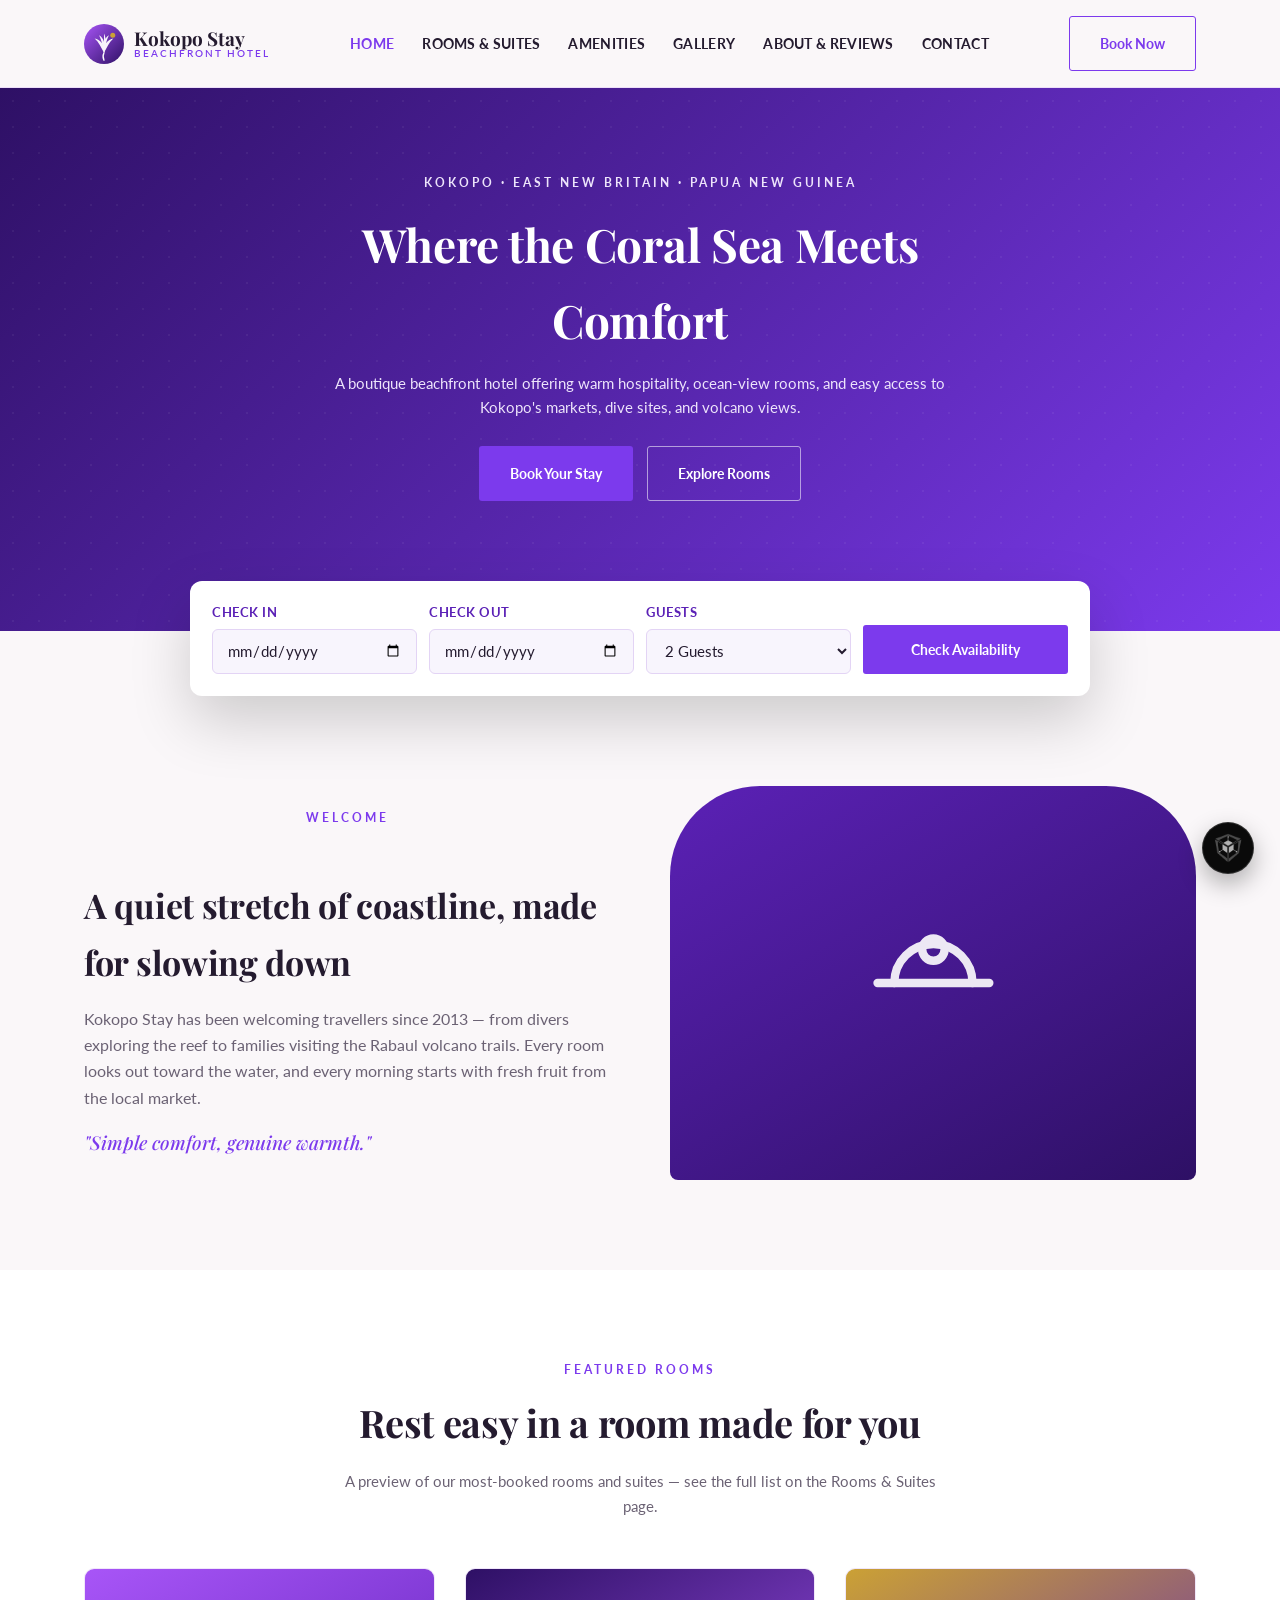
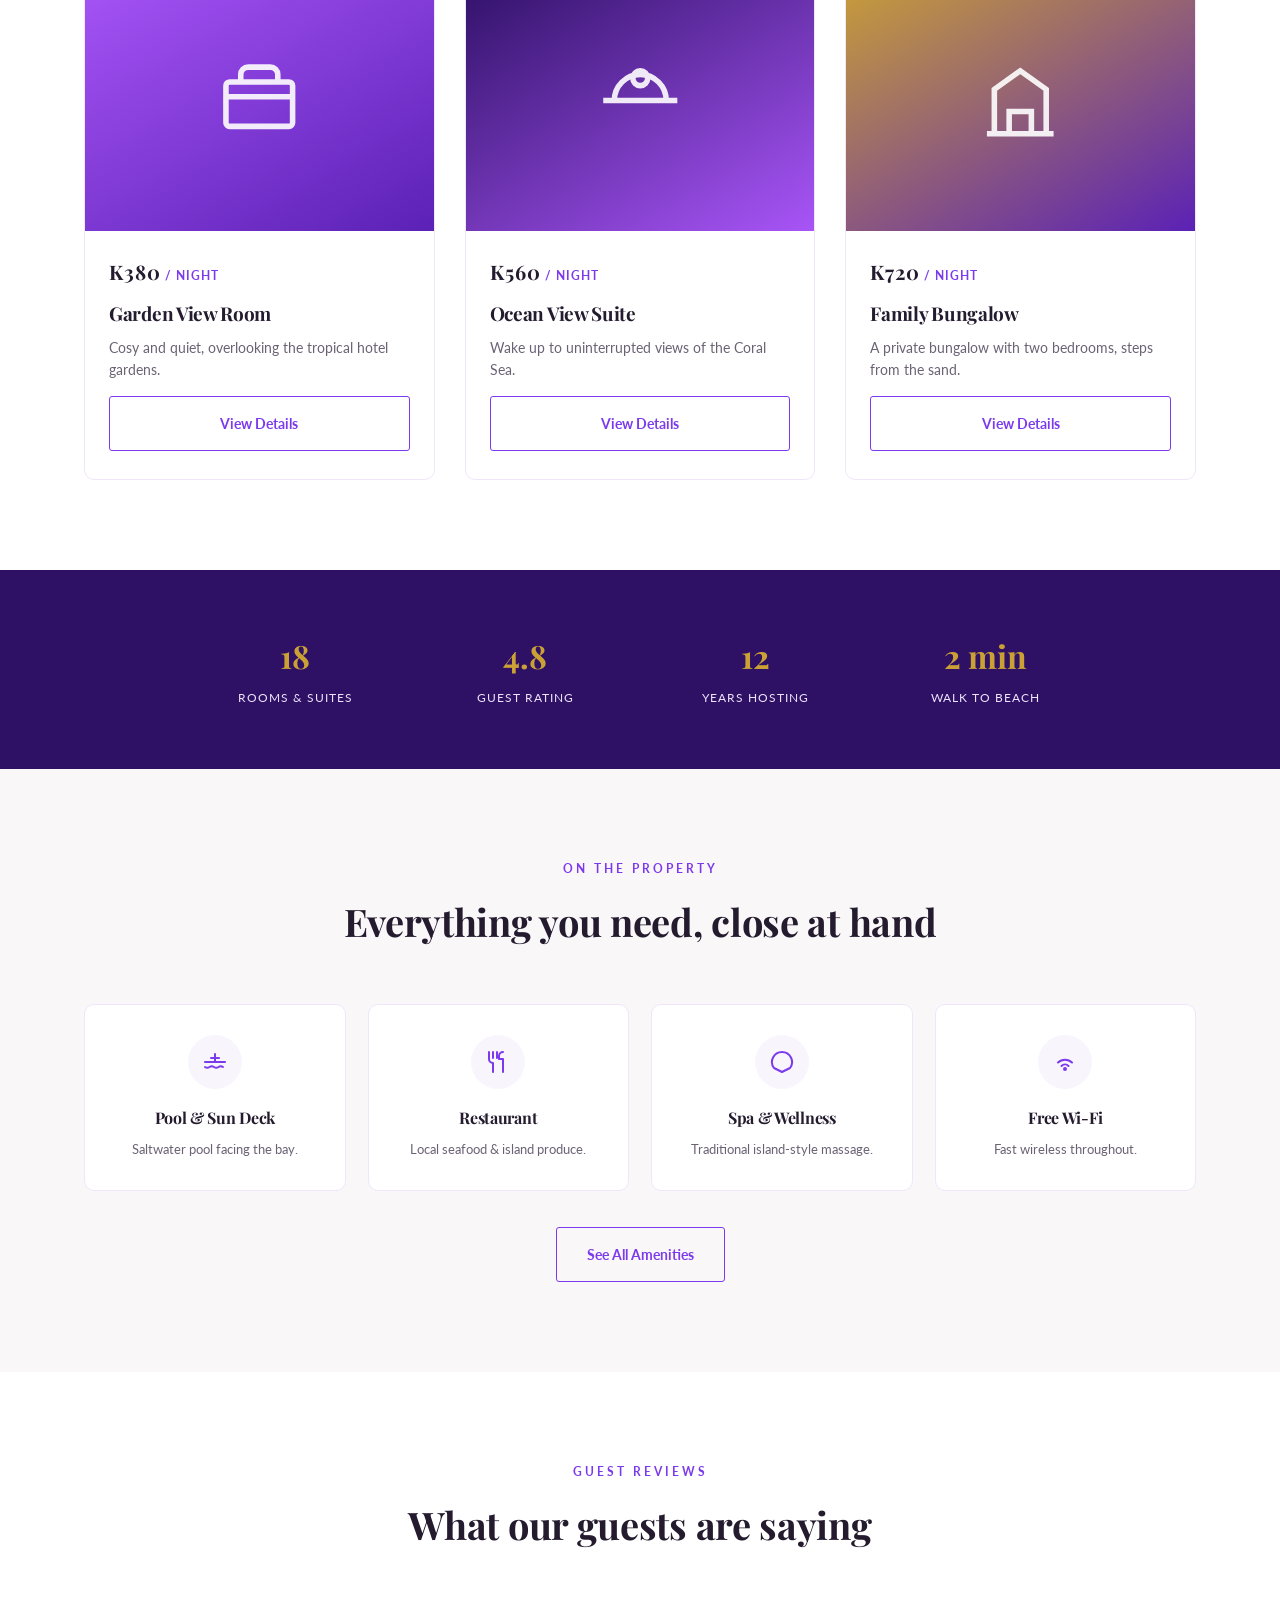
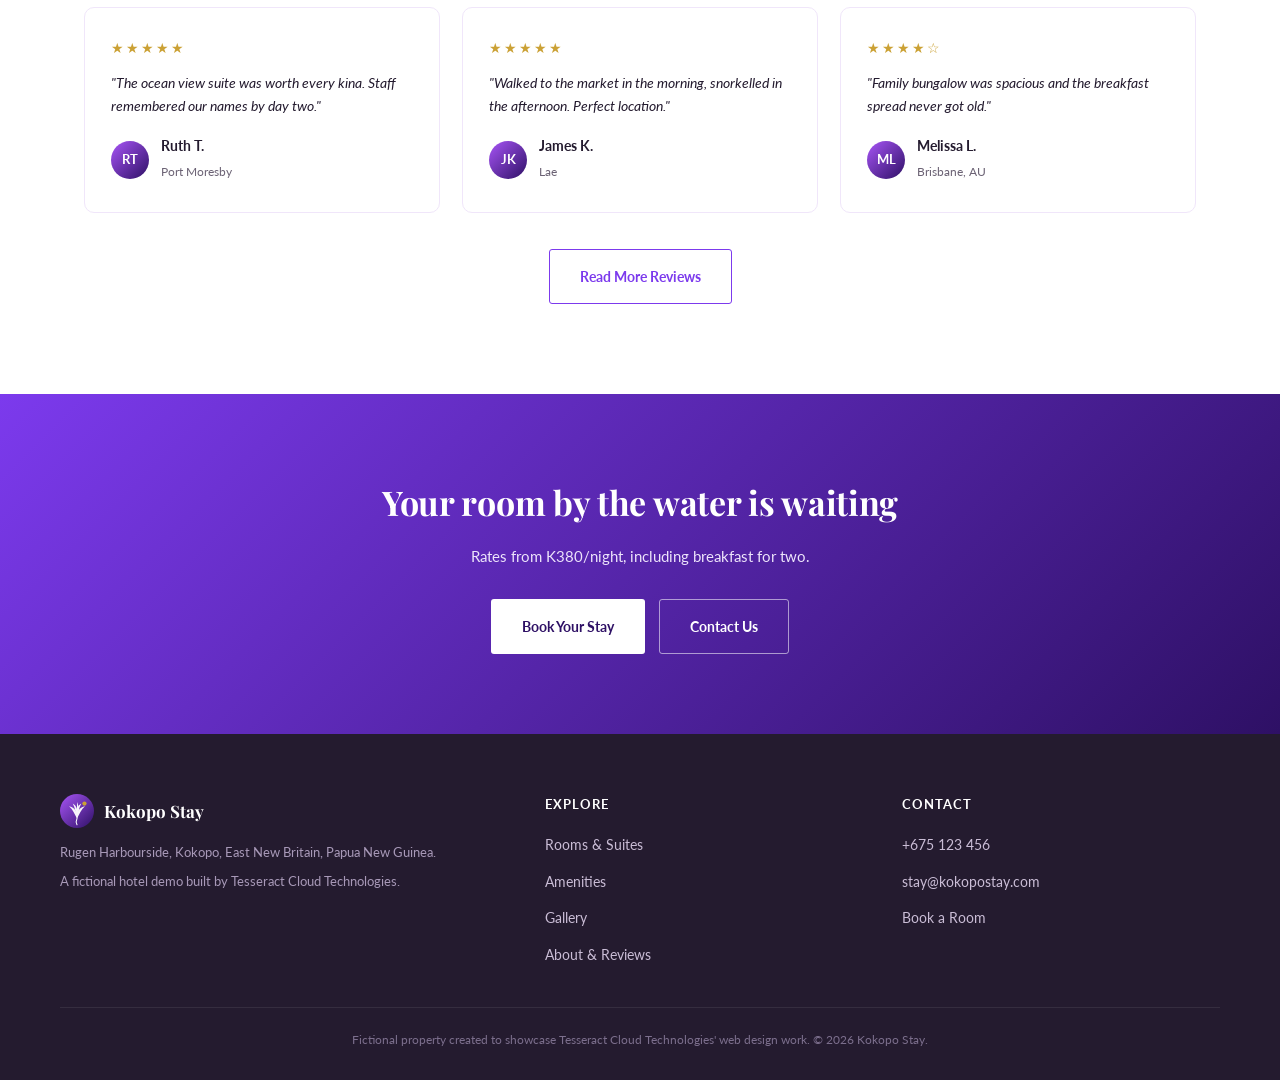
<file: index.html>
<!DOCTYPE html>
<html lang="en">
<head>
<meta charset="UTF-8">
<meta name="viewport" content="width=device-width, initial-scale=1.0">
<title>Kokopo Stay — Boutique Beachfront Hotel, Kokopo PNG</title>
<link rel="stylesheet" href="styles.css">
</head>
<body>

<nav class="nav">
  <div class="nav-inner">
    <a href="index.html" class="nav-logo">
      <svg viewBox="0 0 64 64"><defs><linearGradient id="kgNav1" x1="0" y1="0" x2="1" y2="1"><stop offset="0" stop-color="#a855f7"/><stop offset="1" stop-color="#2e1065"/></linearGradient></defs>
        <circle cx="32" cy="32" r="32" fill="url(#kgNav1)"/>
        <circle cx="46" cy="18" r="4" fill="#cba135"/>
        <g fill="#ffffff" opacity="0.95">
          <path d="M32,46 C27,37 24,29 17,23 C26,25 33,31 32,46 Z"/>
          <path d="M32,46 C29,36 29,27 24,18 C31,22 35,30 32,46 Z"/>
          <path d="M32,46 C32,35 32,25 32,15 C36,23 36,35 32,46 Z"/>
          <path d="M32,46 C35,36 35,27 40,18 C33,22 29,30 32,46 Z"/>
          <path d="M32,46 C37,37 40,29 47,23 C38,25 31,31 32,46 Z"/>
        </g>
        <path d="M32,46 C30,50 30,54 32,58" stroke="#fff" stroke-width="2" fill="none" stroke-linecap="round"/>
      </svg>
      <span class="nav-logo-text">Kokopo Stay<small>Beachfront Hotel</small></span>
    </a>
    <ul class="nav-links" id="navLinks">
      <li><a href="index.html" class="active">Home</a></li>
      <li><a href="rooms.html">Rooms &amp; Suites</a></li>
      <li><a href="amenities.html">Amenities</a></li>
      <li><a href="gallery.html">Gallery</a></li>
      <li><a href="about.html">About &amp; Reviews</a></li>
      <li><a href="contact.html">Contact</a></li>
    </ul>
    <div class="nav-right">
      <a href="book.html" class="btn btn-outline-dark">Book Now</a>
    </div>
    <button class="nav-toggle" id="navToggle" aria-label="Toggle menu"><span></span><span></span><span></span></button>
  </div>
</nav>

<!-- HERO -->
<section class="page-hero" style="padding-bottom:130px;">
  <div class="page-hero-inner">
    <span class="tag">Kokopo · East New Britain · Papua New Guinea</span>
    <h1>Where the Coral Sea Meets Comfort</h1>
    <p>A boutique beachfront hotel offering warm hospitality, ocean-view rooms, and easy access to Kokopo's markets, dive sites, and volcano views.</p>
    <div class="cta-btns" style="margin-top:26px;">
      <a href="book.html" class="btn btn-primary">Book Your Stay</a>
      <a href="rooms.html" class="btn btn-outline">Explore Rooms</a>
    </div>
  </div>
</section>

<!-- MINI BOOKING WIDGET -->
<div class="wrap" style="margin-top:-90px; position:relative; z-index:5;">
  <form class="mini-book" id="miniBookForm">
    <div class="form-group">
      <label for="mb-checkin">Check In</label>
      <input type="date" id="mb-checkin" required>
    </div>
    <div class="form-group">
      <label for="mb-checkout">Check Out</label>
      <input type="date" id="mb-checkout" required>
    </div>
    <div class="form-group">
      <label for="mb-guests">Guests</label>
      <select id="mb-guests">
        <option>1 Guest</option>
        <option selected>2 Guests</option>
        <option>3 Guests</option>
        <option>4+ Guests</option>
      </select>
    </div>
    <button type="submit" class="btn btn-primary btn-block">Check Availability</button>
  </form>
</div>

<!-- WELCOME SPLIT -->
<section>
  <div class="wrap split">
    <div>
      <span class="section-head" style="display:block;"><span class="eyebrow">Welcome</span></span>
      <h2 style="font-size:clamp(24px,4vw,34px); margin-bottom:16px;">A quiet stretch of coastline, made for slowing down</h2>
      <p style="color:var(--grey); margin-bottom:16px;">Kokopo Stay has been welcoming travellers since 2013 — from divers exploring the reef to families visiting the Rabaul volcano trails. Every room looks out toward the water, and every morning starts with fresh fruit from the local market.</p>
      <p class="script-accent" style="font-size:19px;">"Simple comfort, genuine warmth."</p>
    </div>
    <div class="arch-img wide g1">
      <svg viewBox="0 0 24 24" fill="none" stroke="#fff" stroke-width="1.5" stroke-linecap="round" stroke-linejoin="round"><path d="M2 12h20"/><path d="M5 12a7 7 0 0 1 14 0"/><circle cx="12" cy="6" r="2"/></svg>
    </div>
  </div>
</section>

<!-- FEATURED ROOMS -->
<section style="background:#fff;">
  <div class="wrap">
    <div class="section-head">
      <span class="eyebrow">Featured Rooms</span>
      <h2>Rest easy in a room made for you</h2>
      <p>A preview of our most-booked rooms and suites — see the full list on the Rooms &amp; Suites page.</p>
    </div>
    <div class="room-grid">
      <div class="room-card">
        <div class="arch-img g2" style="border-radius:0;"><svg viewBox="0 0 24 24" fill="none" stroke="#fff" stroke-width="1.5"><rect x="3" y="7" width="18" height="12" rx="1"/><path d="M3 11h18"/><path d="M7 7V5a2 2 0 0 1 2-2h6a2 2 0 0 1 2 2v2"/></svg></div>
        <div class="room-body">
          <div class="room-price"><strong>K380</strong>/ night</div>
          <h3>Garden View Room</h3>
          <p>Cosy and quiet, overlooking the tropical hotel gardens.</p>
          <a href="rooms.html" class="btn btn-outline-dark btn-block">View Details</a>
        </div>
      </div>
      <div class="room-card">
        <div class="arch-img g4" style="border-radius:0;"><svg viewBox="0 0 24 24" fill="none" stroke="#fff" stroke-width="1.5"><path d="M2 12h20"/><path d="M5 12a7 7 0 0 1 14 0"/><circle cx="12" cy="6" r="2"/></svg></div>
        <div class="room-body">
          <div class="room-price"><strong>K560</strong>/ night</div>
          <h3>Ocean View Suite</h3>
          <p>Wake up to uninterrupted views of the Coral Sea.</p>
          <a href="rooms.html" class="btn btn-outline-dark btn-block">View Details</a>
        </div>
      </div>
      <div class="room-card">
        <div class="arch-img g5" style="border-radius:0;"><svg viewBox="0 0 24 24" fill="none" stroke="#fff" stroke-width="1.5"><path d="M3 21h18"/><path d="M5 21V9l7-5 7 5v12"/><path d="M9 21v-6h6v6"/></svg></div>
        <div class="room-body">
          <div class="room-price"><strong>K720</strong>/ night</div>
          <h3>Family Bungalow</h3>
          <p>A private bungalow with two bedrooms, steps from the sand.</p>
          <a href="rooms.html" class="btn btn-outline-dark btn-block">View Details</a>
        </div>
      </div>
    </div>
  </div>
</section>

<!-- STATS -->
<section class="stats-band" style="padding:60px 24px;">
  <div class="stats-grid">
    <div><strong>18</strong><span>Rooms &amp; Suites</span></div>
    <div><strong>4.8</strong><span>Guest Rating</span></div>
    <div><strong>12</strong><span>Years Hosting</span></div>
    <div><strong>2 min</strong><span>Walk to Beach</span></div>
  </div>
</section>

<!-- AMENITIES PREVIEW -->
<section>
  <div class="wrap">
    <div class="section-head">
      <span class="eyebrow">On The Property</span>
      <h2>Everything you need, close at hand</h2>
    </div>
    <div class="amenity-grid">
      <div class="amenity-card">
        <div class="amenity-icon"><svg viewBox="0 0 24 24" fill="none" stroke="currentColor" stroke-width="2" stroke-linecap="round" stroke-linejoin="round"><path d="M2 12h20"/><path d="M2 17c1.5 1 3 1 4.5 0s3-1 4.5 0 3 1 4.5 0 3-1 4.5 0"/><path d="M12 12V4"/><path d="M8 8h8"/></svg></div>
        <h3>Pool &amp; Sun Deck</h3>
        <p>Saltwater pool facing the bay.</p>
      </div>
      <div class="amenity-card">
        <div class="amenity-icon"><svg viewBox="0 0 24 24" fill="none" stroke="currentColor" stroke-width="2" stroke-linecap="round" stroke-linejoin="round"><path d="M3 2v7a4 4 0 0 0 4 4v9"/><path d="M7 2v6"/><path d="M11 2v6"/><path d="M17 2a4 4 0 0 0-4 4v3h4v13"/></svg></div>
        <h3>Restaurant</h3>
        <p>Local seafood &amp; island produce.</p>
      </div>
      <div class="amenity-card">
        <div class="amenity-icon"><svg viewBox="0 0 24 24" fill="none" stroke="currentColor" stroke-width="2" stroke-linecap="round" stroke-linejoin="round"><path d="M12 2a10 10 0 0 0-8 16l8 4 8-4a10 10 0 0 0-8-16z"/></svg></div>
        <h3>Spa &amp; Wellness</h3>
        <p>Traditional island-style massage.</p>
      </div>
      <div class="amenity-card">
        <div class="amenity-icon"><svg viewBox="0 0 24 24" fill="none" stroke="currentColor" stroke-width="2" stroke-linecap="round" stroke-linejoin="round"><path d="M5 12.5a10 10 0 0 1 14 0"/><path d="M8.5 16a5 5 0 0 1 7 0"/><circle cx="12" cy="19" r="1"/></svg></div>
        <h3>Free Wi-Fi</h3>
        <p>Fast wireless throughout.</p>
      </div>
    </div>
    <div style="text-align:center; margin-top:36px;">
      <a href="amenities.html" class="btn btn-outline-dark">See All Amenities</a>
    </div>
  </div>
</section>

<!-- REVIEWS PREVIEW -->
<section style="background:#fff;">
  <div class="wrap">
    <div class="section-head">
      <span class="eyebrow">Guest Reviews</span>
      <h2>What our guests are saying</h2>
    </div>
    <div class="review-grid">
      <div class="review-card">
        <div class="review-stars">★★★★★</div>
        <p class="quote">"The ocean view suite was worth every kina. Staff remembered our names by day two."</p>
        <div class="review-person"><div class="review-avatar">RT</div><div><strong>Ruth T.</strong><span>Port Moresby</span></div></div>
      </div>
      <div class="review-card">
        <div class="review-stars">★★★★★</div>
        <p class="quote">"Walked to the market in the morning, snorkelled in the afternoon. Perfect location."</p>
        <div class="review-person"><div class="review-avatar">JK</div><div><strong>James K.</strong><span>Lae</span></div></div>
      </div>
      <div class="review-card">
        <div class="review-stars">★★★★☆</div>
        <p class="quote">"Family bungalow was spacious and the breakfast spread never got old."</p>
        <div class="review-person"><div class="review-avatar">ML</div><div><strong>Melissa L.</strong><span>Brisbane, AU</span></div></div>
      </div>
    </div>
    <div style="text-align:center; margin-top:36px;">
      <a href="about.html#reviews" class="btn btn-outline-dark">Read More Reviews</a>
    </div>
  </div>
</section>

<!-- CTA -->
<section class="cta-band">
  <h2>Your room by the water is waiting</h2>
  <p>Rates from K380/night, including breakfast for two.</p>
  <div class="cta-btns">
    <a href="book.html" class="btn" style="background:#fff; color:var(--plum-900);">Book Your Stay</a>
    <a href="contact.html" class="btn btn-outline">Contact Us</a>
  </div>
</section>

<footer>
  <div class="footer-grid">
    <div>
      <div class="footer-logo">
        <svg viewBox="0 0 64 64"><defs><linearGradient id="kgFoot1" x1="0" y1="0" x2="1" y2="1"><stop offset="0" stop-color="#a855f7"/><stop offset="1" stop-color="#2e1065"/></linearGradient></defs>
          <circle cx="32" cy="32" r="32" fill="url(#kgFoot1)"/>
          <circle cx="46" cy="18" r="4" fill="#cba135"/>
          <g fill="#ffffff" opacity="0.95">
            <path d="M32,46 C27,37 24,29 17,23 C26,25 33,31 32,46 Z"/>
            <path d="M32,46 C29,36 29,27 24,18 C31,22 35,30 32,46 Z"/>
            <path d="M32,46 C32,35 32,25 32,15 C36,23 36,35 32,46 Z"/>
            <path d="M32,46 C35,36 35,27 40,18 C33,22 29,30 32,46 Z"/>
            <path d="M32,46 C37,37 40,29 47,23 C38,25 31,31 32,46 Z"/>
          </g>
          <path d="M32,46 C30,50 30,54 32,58" stroke="#fff" stroke-width="2" fill="none" stroke-linecap="round"/>
        </svg>
        <span class="footer-logo-text">Kokopo Stay</span>
      </div>
      <p>Rugen Harbourside, Kokopo, East New Britain, Papua New Guinea.</p>
      <p>A fictional hotel demo built by Tesseract Cloud Technologies.</p>
    </div>
    <div>
      <h4>Explore</h4>
      <ul class="footer-links">
        <li><a href="rooms.html">Rooms &amp; Suites</a></li>
        <li><a href="amenities.html">Amenities</a></li>
        <li><a href="gallery.html">Gallery</a></li>
        <li><a href="about.html">About &amp; Reviews</a></li>
      </ul>
    </div>
    <div>
      <h4>Contact</h4>
      <ul class="footer-links">
        <li><a href="tel:+675123456">+675 123 456</a></li>
        <li><a href="mailto:stay@kokopostay.com">stay@kokopostay.com</a></li>
        <li><a href="book.html">Book a Room</a></li>
      </ul>
    </div>
  </div>
  <div class="footer-bottom">Fictional property created to showcase Tesseract Cloud Technologies' web design work. &copy; 2026 Kokopo Stay.</div>
</footer>
<a href="https://demo.tesseract-pg.com/" class="fab-home" aria-label="Back to Showcase">
  <img src="tctd_icon.png" alt="Back to Showcase">
  <span class="fab-tooltip">Back to Showcase</span>
</a>

<script src="script.js"></script>
</body>
</html>
</file>
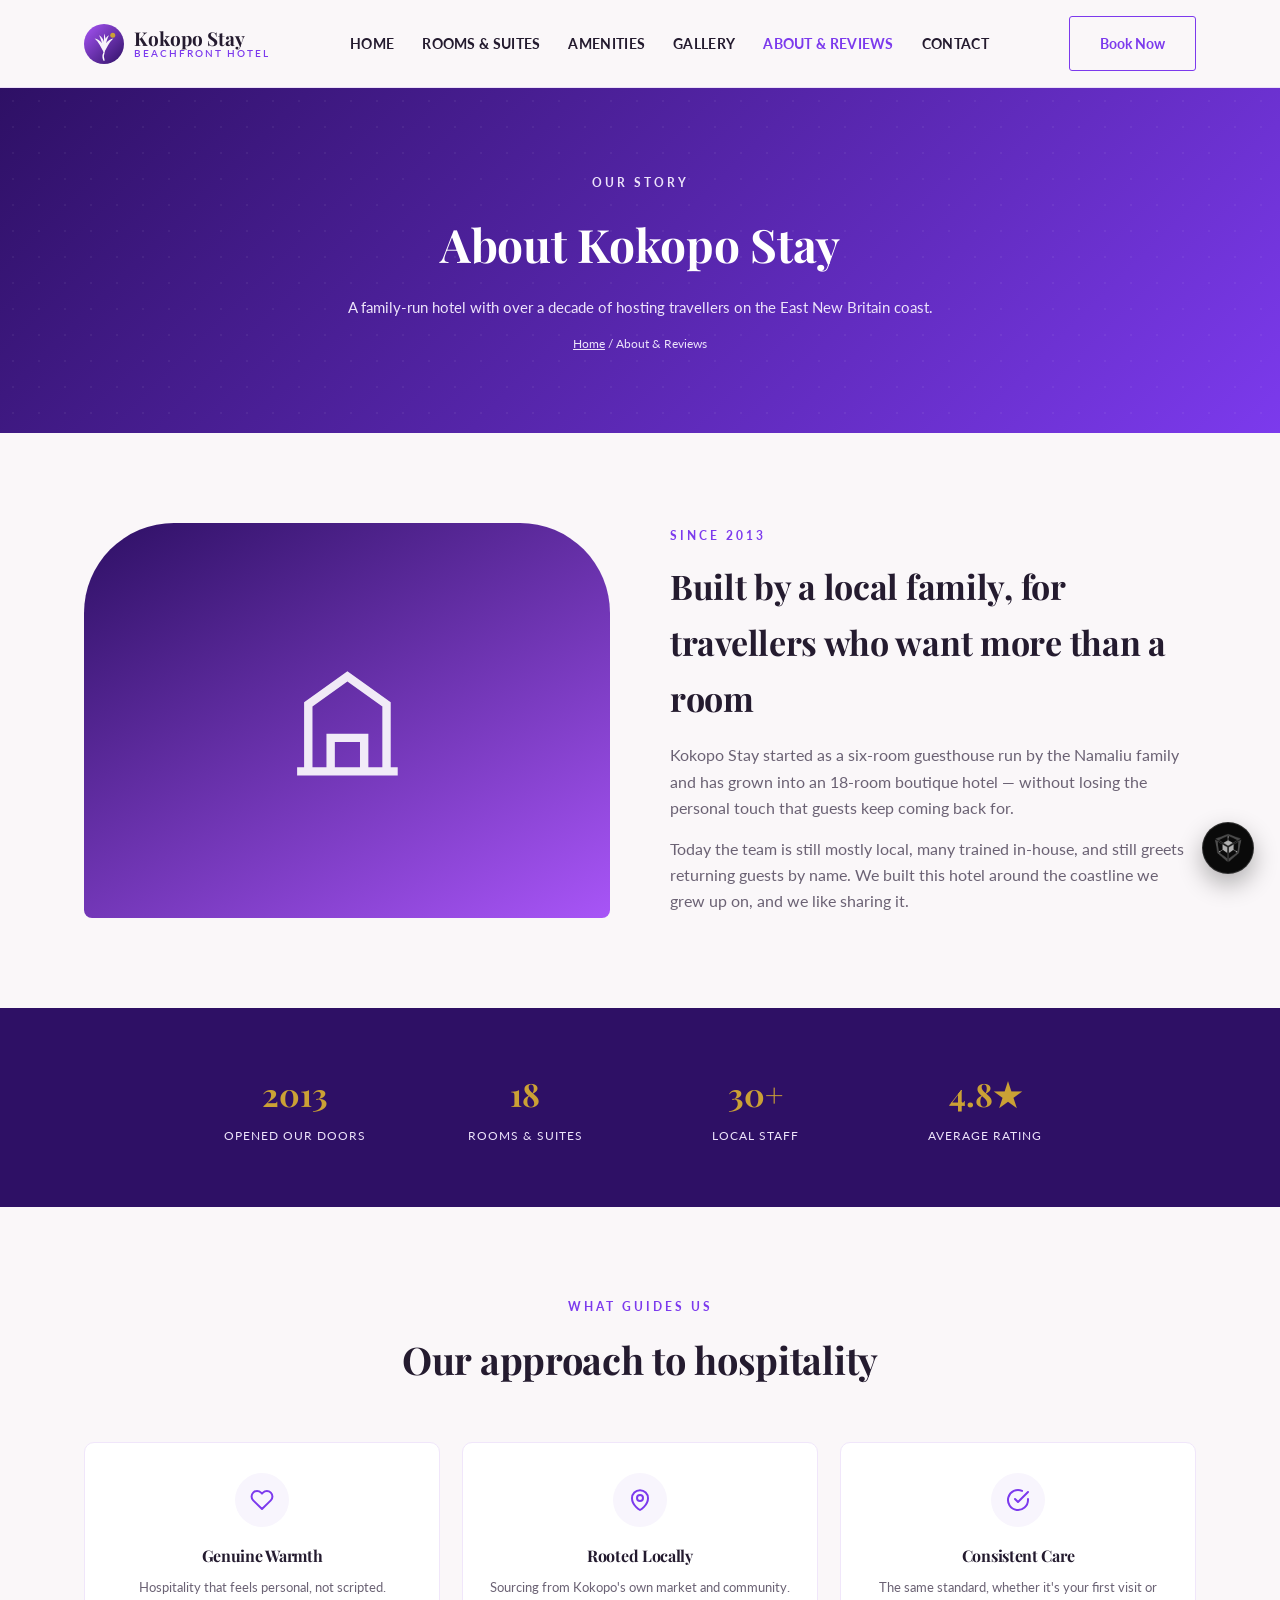
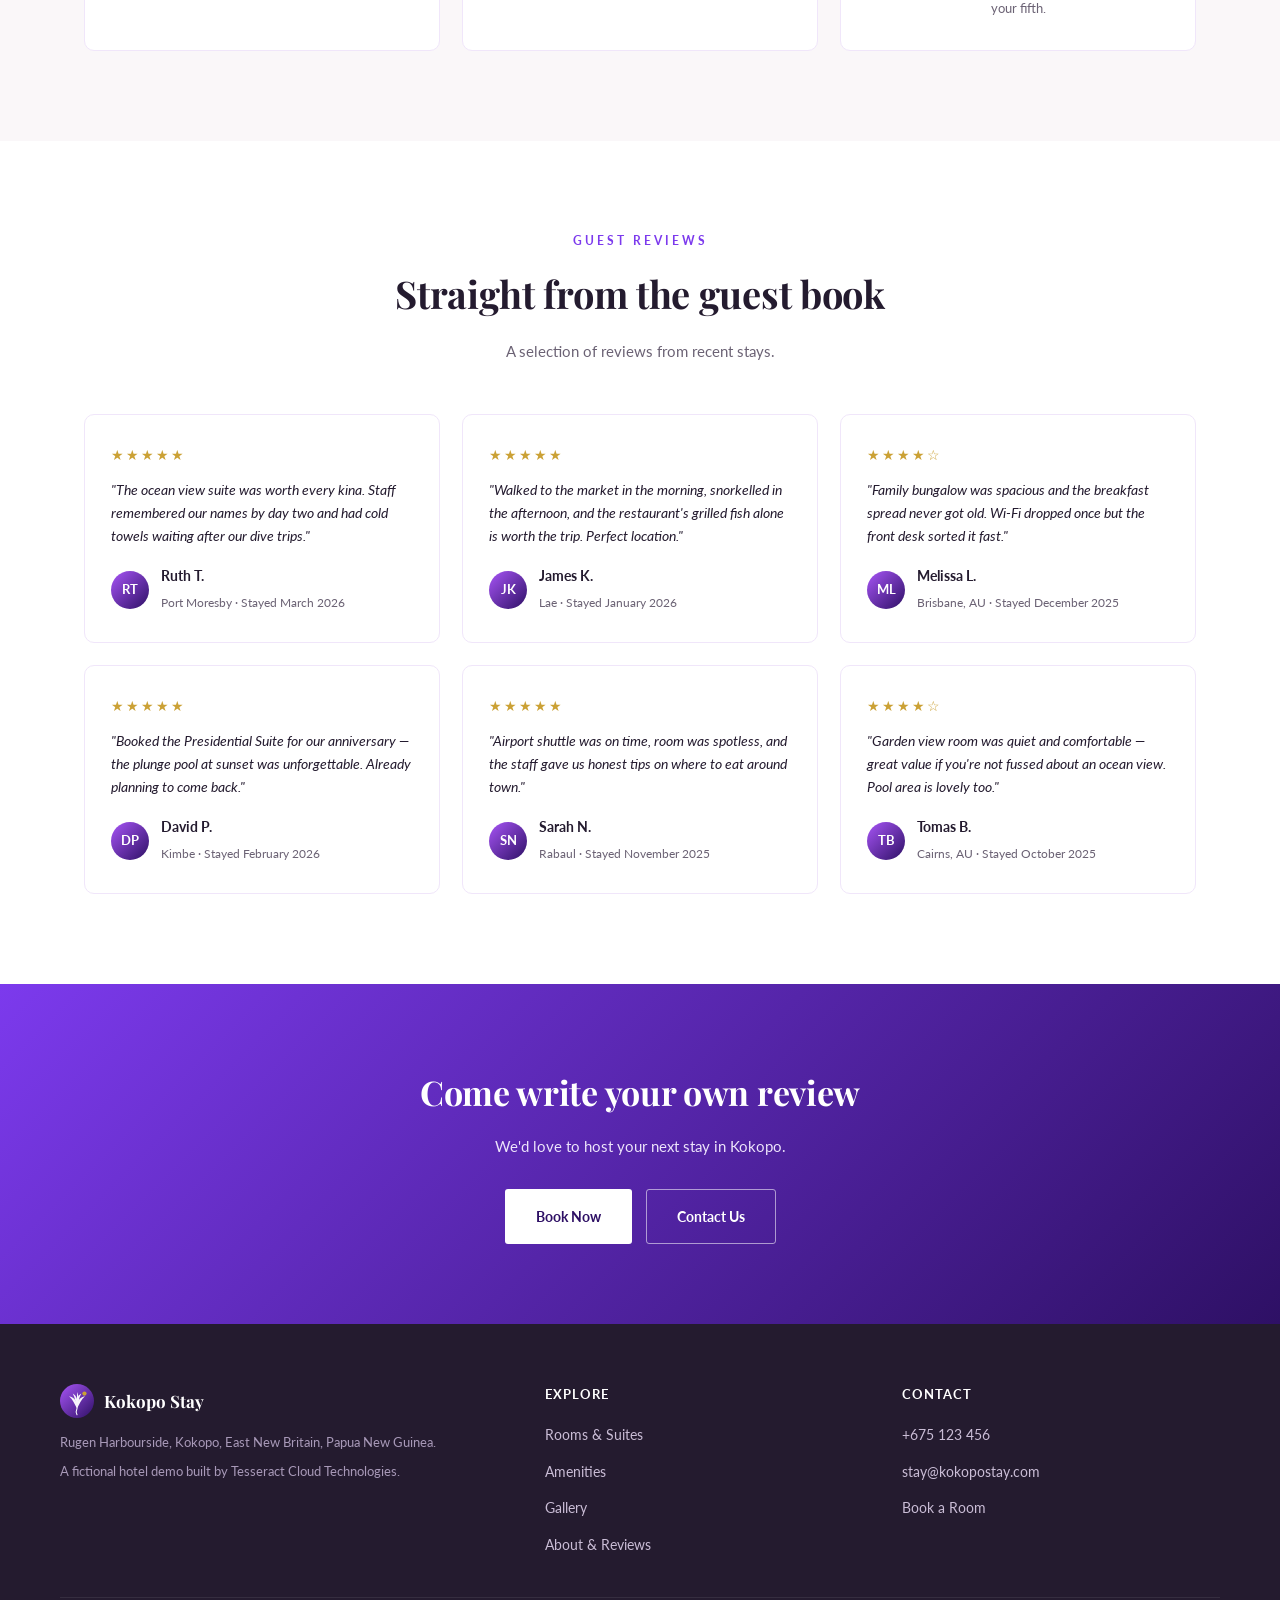
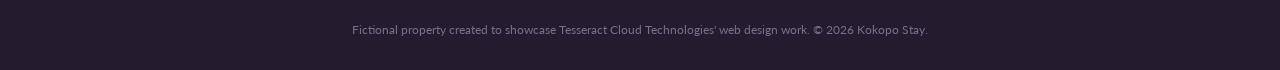
<file: about.html>
<!DOCTYPE html>
<html lang="en">
<head>
<meta charset="UTF-8">
<meta name="viewport" content="width=device-width, initial-scale=1.0">
<title>About &amp; Reviews — Kokopo Stay</title>
<link rel="stylesheet" href="styles.css">
</head>
<body>

<nav class="nav">
  <div class="nav-inner">
    <a href="index.html" class="nav-logo">
      <svg viewBox="0 0 64 64"><defs><linearGradient id="kgNav6" x1="0" y1="0" x2="1" y2="1"><stop offset="0" stop-color="#a855f7"/><stop offset="1" stop-color="#2e1065"/></linearGradient></defs>
        <circle cx="32" cy="32" r="32" fill="url(#kgNav6)"/><circle cx="46" cy="18" r="4" fill="#cba135"/>
        <g fill="#ffffff" opacity="0.95">
          <path d="M32,46 C27,37 24,29 17,23 C26,25 33,31 32,46 Z"/><path d="M32,46 C29,36 29,27 24,18 C31,22 35,30 32,46 Z"/>
          <path d="M32,46 C32,35 32,25 32,15 C36,23 36,35 32,46 Z"/><path d="M32,46 C35,36 35,27 40,18 C33,22 29,30 32,46 Z"/>
          <path d="M32,46 C37,37 40,29 47,23 C38,25 31,31 32,46 Z"/>
        </g>
        <path d="M32,46 C30,50 30,54 32,58" stroke="#fff" stroke-width="2" fill="none" stroke-linecap="round"/>
      </svg>
      <span class="nav-logo-text">Kokopo Stay<small>Beachfront Hotel</small></span>
    </a>
    <ul class="nav-links" id="navLinks">
      <li><a href="index.html">Home</a></li>
      <li><a href="rooms.html">Rooms &amp; Suites</a></li>
      <li><a href="amenities.html">Amenities</a></li>
      <li><a href="gallery.html">Gallery</a></li>
      <li><a href="about.html" class="active">About &amp; Reviews</a></li>
      <li><a href="contact.html">Contact</a></li>
    </ul>
    <div class="nav-right"><a href="book.html" class="btn btn-outline-dark">Book Now</a></div>
    <button class="nav-toggle" id="navToggle" aria-label="Toggle menu"><span></span><span></span><span></span></button>
  </div>
</nav>

<section class="page-hero">
  <div class="page-hero-inner">
    <span class="tag">Our Story</span>
    <h1>About Kokopo Stay</h1>
    <p>A family-run hotel with over a decade of hosting travellers on the East New Britain coast.</p>
    <div class="crumb"><a href="index.html">Home</a> / About &amp; Reviews</div>
  </div>
</section>

<section>
  <div class="wrap split">
    <div class="arch-img wide g4">
      <svg viewBox="0 0 24 24" fill="none" stroke="#fff" stroke-width="1.5"><path d="M3 21h18"/><path d="M5 21V9l7-5 7 5v12"/><path d="M9 21v-6h6v6"/></svg>
    </div>
    <div>
      <span class="eyebrow" style="font-size:12px; font-weight:700; letter-spacing:3px; text-transform:uppercase; color:var(--violet-600); display:block; margin-bottom:12px;">Since 2013</span>
      <h2 style="font-size:clamp(24px,4vw,34px); margin-bottom:16px;">Built by a local family, for travellers who want more than a room</h2>
      <p style="color:var(--grey); margin-bottom:14px;">Kokopo Stay started as a six-room guesthouse run by the Namaliu family and has grown into an 18-room boutique hotel — without losing the personal touch that guests keep coming back for.</p>
      <p style="color:var(--grey);">Today the team is still mostly local, many trained in-house, and still greets returning guests by name. We built this hotel around the coastline we grew up on, and we like sharing it.</p>
    </div>
  </div>
</section>

<section class="stats-band" style="padding:60px 24px;">
  <div class="stats-grid">
    <div><strong>2013</strong><span>Opened Our Doors</span></div>
    <div><strong>18</strong><span>Rooms &amp; Suites</span></div>
    <div><strong>30+</strong><span>Local Staff</span></div>
    <div><strong>4.8★</strong><span>Average Rating</span></div>
  </div>
</section>

<section>
  <div class="wrap">
    <div class="section-head">
      <span class="eyebrow">What Guides Us</span>
      <h2>Our approach to hospitality</h2>
    </div>
    <div class="amenity-grid">
      <div class="amenity-card">
        <div class="amenity-icon"><svg viewBox="0 0 24 24" fill="none" stroke="currentColor" stroke-width="2" stroke-linecap="round" stroke-linejoin="round"><path d="M20.8 4.6a5.5 5.5 0 0 0-7.8 0L12 5.6l-1-1a5.5 5.5 0 0 0-7.8 7.8l1 1L12 21l7.8-7.6 1-1a5.5 5.5 0 0 0 0-7.8z"/></svg></div>
        <h3>Genuine Warmth</h3>
        <p>Hospitality that feels personal, not scripted.</p>
      </div>
      <div class="amenity-card">
        <div class="amenity-icon"><svg viewBox="0 0 24 24" fill="none" stroke="currentColor" stroke-width="2" stroke-linecap="round" stroke-linejoin="round"><path d="M12 22s8-4.5 8-11.8A8 8 0 0 0 4 10.2C4 17.5 12 22 12 22z"/><circle cx="12" cy="10" r="3"/></svg></div>
        <h3>Rooted Locally</h3>
        <p>Sourcing from Kokopo's own market and community.</p>
      </div>
      <div class="amenity-card">
        <div class="amenity-icon"><svg viewBox="0 0 24 24" fill="none" stroke="currentColor" stroke-width="2" stroke-linecap="round" stroke-linejoin="round"><path d="M22 11.08V12a10 10 0 1 1-5.93-9.14"/><polyline points="22 4 12 14.01 9 11.01"/></svg></div>
        <h3>Consistent Care</h3>
        <p>The same standard, whether it's your first visit or your fifth.</p>
      </div>
    </div>
  </div>
</section>

<section id="reviews" style="background:#fff;">
  <div class="wrap">
    <div class="section-head">
      <span class="eyebrow">Guest Reviews</span>
      <h2>Straight from the guest book</h2>
      <p>A selection of reviews from recent stays.</p>
    </div>
    <div class="review-grid">
      <div class="review-card">
        <div class="review-stars">★★★★★</div>
        <p class="quote">"The ocean view suite was worth every kina. Staff remembered our names by day two and had cold towels waiting after our dive trips."</p>
        <div class="review-person"><div class="review-avatar">RT</div><div><strong>Ruth T.</strong><span>Port Moresby · Stayed March 2026</span></div></div>
      </div>
      <div class="review-card">
        <div class="review-stars">★★★★★</div>
        <p class="quote">"Walked to the market in the morning, snorkelled in the afternoon, and the restaurant's grilled fish alone is worth the trip. Perfect location."</p>
        <div class="review-person"><div class="review-avatar">JK</div><div><strong>James K.</strong><span>Lae · Stayed January 2026</span></div></div>
      </div>
      <div class="review-card">
        <div class="review-stars">★★★★☆</div>
        <p class="quote">"Family bungalow was spacious and the breakfast spread never got old. Wi-Fi dropped once but the front desk sorted it fast."</p>
        <div class="review-person"><div class="review-avatar">ML</div><div><strong>Melissa L.</strong><span>Brisbane, AU · Stayed December 2025</span></div></div>
      </div>
      <div class="review-card">
        <div class="review-stars">★★★★★</div>
        <p class="quote">"Booked the Presidential Suite for our anniversary — the plunge pool at sunset was unforgettable. Already planning to come back."</p>
        <div class="review-person"><div class="review-avatar">DP</div><div><strong>David P.</strong><span>Kimbe · Stayed February 2026</span></div></div>
      </div>
      <div class="review-card">
        <div class="review-stars">★★★★★</div>
        <p class="quote">"Airport shuttle was on time, room was spotless, and the staff gave us honest tips on where to eat around town."</p>
        <div class="review-person"><div class="review-avatar">SN</div><div><strong>Sarah N.</strong><span>Rabaul · Stayed November 2025</span></div></div>
      </div>
      <div class="review-card">
        <div class="review-stars">★★★★☆</div>
        <p class="quote">"Garden view room was quiet and comfortable — great value if you're not fussed about an ocean view. Pool area is lovely too."</p>
        <div class="review-person"><div class="review-avatar">TB</div><div><strong>Tomas B.</strong><span>Cairns, AU · Stayed October 2025</span></div></div>
      </div>
    </div>
  </div>
</section>

<section class="cta-band">
  <h2>Come write your own review</h2>
  <p>We'd love to host your next stay in Kokopo.</p>
  <div class="cta-btns">
    <a href="book.html" class="btn" style="background:#fff; color:var(--plum-900);">Book Now</a>
    <a href="contact.html" class="btn btn-outline">Contact Us</a>
  </div>
</section>

<footer>
  <div class="footer-grid">
    <div>
      <div class="footer-logo">
        <svg viewBox="0 0 64 64"><defs><linearGradient id="kgFoot6" x1="0" y1="0" x2="1" y2="1"><stop offset="0" stop-color="#a855f7"/><stop offset="1" stop-color="#2e1065"/></linearGradient></defs>
          <circle cx="32" cy="32" r="32" fill="url(#kgFoot6)"/><circle cx="46" cy="18" r="4" fill="#cba135"/>
          <g fill="#ffffff" opacity="0.95">
            <path d="M32,46 C27,37 24,29 17,23 C26,25 33,31 32,46 Z"/><path d="M32,46 C29,36 29,27 24,18 C31,22 35,30 32,46 Z"/>
            <path d="M32,46 C32,35 32,25 32,15 C36,23 36,35 32,46 Z"/><path d="M32,46 C35,36 35,27 40,18 C33,22 29,30 32,46 Z"/>
            <path d="M32,46 C37,37 40,29 47,23 C38,25 31,31 32,46 Z"/>
          </g>
          <path d="M32,46 C30,50 30,54 32,58" stroke="#fff" stroke-width="2" fill="none" stroke-linecap="round"/>
        </svg>
        <span class="footer-logo-text">Kokopo Stay</span>
      </div>
      <p>Rugen Harbourside, Kokopo, East New Britain, Papua New Guinea.</p>
      <p>A fictional hotel demo built by Tesseract Cloud Technologies.</p>
    </div>
    <div>
      <h4>Explore</h4>
      <ul class="footer-links">
        <li><a href="rooms.html">Rooms &amp; Suites</a></li>
        <li><a href="amenities.html">Amenities</a></li>
        <li><a href="gallery.html">Gallery</a></li>
        <li><a href="about.html">About &amp; Reviews</a></li>
      </ul>
    </div>
    <div>
      <h4>Contact</h4>
      <ul class="footer-links">
        <li><a href="tel:+675123456">+675 123 456</a></li>
        <li><a href="mailto:stay@kokopostay.com">stay@kokopostay.com</a></li>
        <li><a href="book.html">Book a Room</a></li>
      </ul>
    </div>
  </div>
  <div class="footer-bottom">Fictional property created to showcase Tesseract Cloud Technologies' web design work. &copy; 2026 Kokopo Stay.</div>
</footer>
<a href="https://demo.tesseract-pg.com/" class="fab-home" aria-label="Back to Showcase">
  <img src="tctd_icon.png" alt="Back to Showcase">
  <span class="fab-tooltip">Back to Showcase</span>
</a>

<script src="script.js"></script>
</body>
</html>
</file>
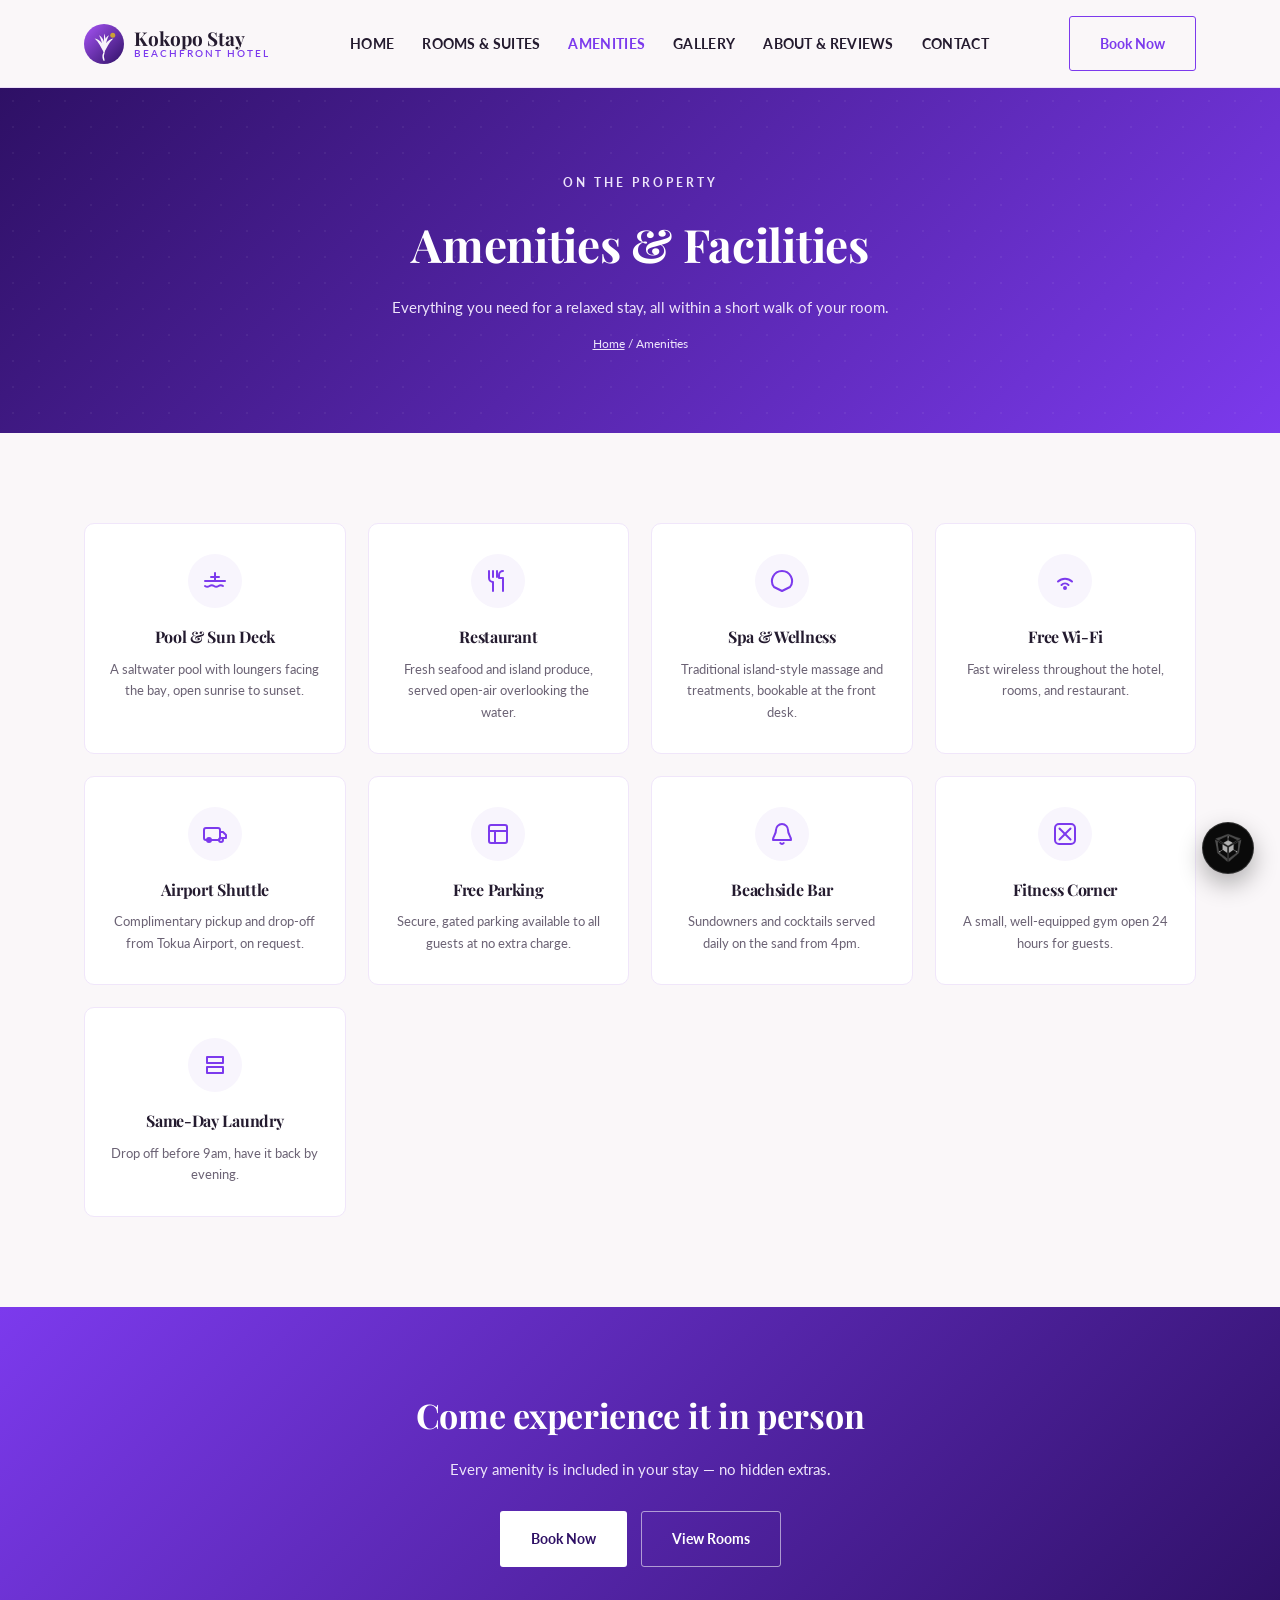
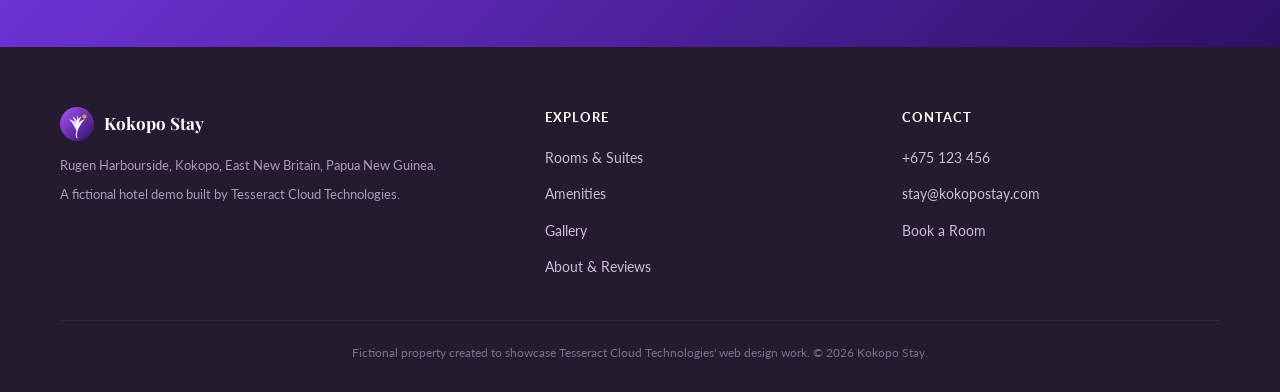
<file: amenities.html>
<!DOCTYPE html>
<html lang="en">
<head>
<meta charset="UTF-8">
<meta name="viewport" content="width=device-width, initial-scale=1.0">
<title>Amenities — Kokopo Stay</title>
<link rel="stylesheet" href="styles.css">
</head>
<body>

<nav class="nav">
  <div class="nav-inner">
    <a href="index.html" class="nav-logo">
      <svg viewBox="0 0 64 64"><defs><linearGradient id="kgNav4" x1="0" y1="0" x2="1" y2="1"><stop offset="0" stop-color="#a855f7"/><stop offset="1" stop-color="#2e1065"/></linearGradient></defs>
        <circle cx="32" cy="32" r="32" fill="url(#kgNav4)"/><circle cx="46" cy="18" r="4" fill="#cba135"/>
        <g fill="#ffffff" opacity="0.95">
          <path d="M32,46 C27,37 24,29 17,23 C26,25 33,31 32,46 Z"/><path d="M32,46 C29,36 29,27 24,18 C31,22 35,30 32,46 Z"/>
          <path d="M32,46 C32,35 32,25 32,15 C36,23 36,35 32,46 Z"/><path d="M32,46 C35,36 35,27 40,18 C33,22 29,30 32,46 Z"/>
          <path d="M32,46 C37,37 40,29 47,23 C38,25 31,31 32,46 Z"/>
        </g>
        <path d="M32,46 C30,50 30,54 32,58" stroke="#fff" stroke-width="2" fill="none" stroke-linecap="round"/>
      </svg>
      <span class="nav-logo-text">Kokopo Stay<small>Beachfront Hotel</small></span>
    </a>
    <ul class="nav-links" id="navLinks">
      <li><a href="index.html">Home</a></li>
      <li><a href="rooms.html">Rooms &amp; Suites</a></li>
      <li><a href="amenities.html" class="active">Amenities</a></li>
      <li><a href="gallery.html">Gallery</a></li>
      <li><a href="about.html">About &amp; Reviews</a></li>
      <li><a href="contact.html">Contact</a></li>
    </ul>
    <div class="nav-right"><a href="book.html" class="btn btn-outline-dark">Book Now</a></div>
    <button class="nav-toggle" id="navToggle" aria-label="Toggle menu"><span></span><span></span><span></span></button>
  </div>
</nav>

<section class="page-hero">
  <div class="page-hero-inner">
    <span class="tag">On The Property</span>
    <h1>Amenities &amp; Facilities</h1>
    <p>Everything you need for a relaxed stay, all within a short walk of your room.</p>
    <div class="crumb"><a href="index.html">Home</a> / Amenities</div>
  </div>
</section>

<section>
  <div class="wrap">
    <div class="amenity-grid">
      <div class="amenity-card">
        <div class="amenity-icon"><svg viewBox="0 0 24 24" fill="none" stroke="currentColor" stroke-width="2" stroke-linecap="round" stroke-linejoin="round"><path d="M2 12h20"/><path d="M2 17c1.5 1 3 1 4.5 0s3-1 4.5 0 3 1 4.5 0 3-1 4.5 0"/><path d="M12 12V4"/><path d="M8 8h8"/></svg></div>
        <h3>Pool &amp; Sun Deck</h3>
        <p>A saltwater pool with loungers facing the bay, open sunrise to sunset.</p>
      </div>
      <div class="amenity-card">
        <div class="amenity-icon"><svg viewBox="0 0 24 24" fill="none" stroke="currentColor" stroke-width="2" stroke-linecap="round" stroke-linejoin="round"><path d="M3 2v7a4 4 0 0 0 4 4v9"/><path d="M7 2v6"/><path d="M11 2v6"/><path d="M17 2a4 4 0 0 0-4 4v3h4v13"/></svg></div>
        <h3>Restaurant</h3>
        <p>Fresh seafood and island produce, served open-air overlooking the water.</p>
      </div>
      <div class="amenity-card">
        <div class="amenity-icon"><svg viewBox="0 0 24 24" fill="none" stroke="currentColor" stroke-width="2" stroke-linecap="round" stroke-linejoin="round"><path d="M12 2a10 10 0 0 0-8 16l8 4 8-4a10 10 0 0 0-8-16z"/></svg></div>
        <h3>Spa &amp; Wellness</h3>
        <p>Traditional island-style massage and treatments, bookable at the front desk.</p>
      </div>
      <div class="amenity-card">
        <div class="amenity-icon"><svg viewBox="0 0 24 24" fill="none" stroke="currentColor" stroke-width="2" stroke-linecap="round" stroke-linejoin="round"><path d="M5 12.5a10 10 0 0 1 14 0"/><path d="M8.5 16a5 5 0 0 1 7 0"/><circle cx="12" cy="19" r="1"/></svg></div>
        <h3>Free Wi-Fi</h3>
        <p>Fast wireless throughout the hotel, rooms, and restaurant.</p>
      </div>
      <div class="amenity-card">
        <div class="amenity-icon"><svg viewBox="0 0 24 24" fill="none" stroke="currentColor" stroke-width="2" stroke-linecap="round" stroke-linejoin="round"><rect x="1" y="6" width="16" height="12" rx="2"/><path d="M17 10h3l3 3v3h-6"/><circle cx="6" cy="18" r="2"/><circle cx="18" cy="18" r="2"/></svg></div>
        <h3>Airport Shuttle</h3>
        <p>Complimentary pickup and drop-off from Tokua Airport, on request.</p>
      </div>
      <div class="amenity-card">
        <div class="amenity-icon"><svg viewBox="0 0 24 24" fill="none" stroke="currentColor" stroke-width="2" stroke-linecap="round" stroke-linejoin="round"><rect x="3" y="3" width="18" height="18" rx="2"/><path d="M3 9h18"/><path d="M9 21V9"/></svg></div>
        <h3>Free Parking</h3>
        <p>Secure, gated parking available to all guests at no extra charge.</p>
      </div>
      <div class="amenity-card">
        <div class="amenity-icon"><svg viewBox="0 0 24 24" fill="none" stroke="currentColor" stroke-width="2" stroke-linecap="round" stroke-linejoin="round"><path d="M18 8c0-3-2.5-6-6-6S6 5 6 8c0 5-3 6-3 10h18c0-4-3-5-3-10z"/><path d="M13.7 21a2 2 0 0 1-3.4 0"/></svg></div>
        <h3>Beachside Bar</h3>
        <p>Sundowners and cocktails served daily on the sand from 4pm.</p>
      </div>
      <div class="amenity-card">
        <div class="amenity-icon"><svg viewBox="0 0 24 24" fill="none" stroke="currentColor" stroke-width="2" stroke-linecap="round" stroke-linejoin="round"><path d="M6.5 6.5 17.5 17.5"/><path d="M17.5 6.5 6.5 17.5"/><rect x="2" y="2" width="20" height="20" rx="4"/></svg></div>
        <h3>Fitness Corner</h3>
        <p>A small, well-equipped gym open 24 hours for guests.</p>
      </div>
      <div class="amenity-card">
        <div class="amenity-icon"><svg viewBox="0 0 24 24" fill="none" stroke="currentColor" stroke-width="2" stroke-linecap="round" stroke-linejoin="round"><path d="M4 4h16v6H4z"/><path d="M4 14h16v6H4z"/></svg></div>
        <h3>Same-Day Laundry</h3>
        <p>Drop off before 9am, have it back by evening.</p>
      </div>
    </div>
  </div>
</section>

<section class="cta-band">
  <h2>Come experience it in person</h2>
  <p>Every amenity is included in your stay — no hidden extras.</p>
  <div class="cta-btns">
    <a href="book.html" class="btn" style="background:#fff; color:var(--plum-900);">Book Now</a>
    <a href="rooms.html" class="btn btn-outline">View Rooms</a>
  </div>
</section>

<footer>
  <div class="footer-grid">
    <div>
      <div class="footer-logo">
        <svg viewBox="0 0 64 64"><defs><linearGradient id="kgFoot4" x1="0" y1="0" x2="1" y2="1"><stop offset="0" stop-color="#a855f7"/><stop offset="1" stop-color="#2e1065"/></linearGradient></defs>
          <circle cx="32" cy="32" r="32" fill="url(#kgFoot4)"/><circle cx="46" cy="18" r="4" fill="#cba135"/>
          <g fill="#ffffff" opacity="0.95">
            <path d="M32,46 C27,37 24,29 17,23 C26,25 33,31 32,46 Z"/><path d="M32,46 C29,36 29,27 24,18 C31,22 35,30 32,46 Z"/>
            <path d="M32,46 C32,35 32,25 32,15 C36,23 36,35 32,46 Z"/><path d="M32,46 C35,36 35,27 40,18 C33,22 29,30 32,46 Z"/>
            <path d="M32,46 C37,37 40,29 47,23 C38,25 31,31 32,46 Z"/>
          </g>
          <path d="M32,46 C30,50 30,54 32,58" stroke="#fff" stroke-width="2" fill="none" stroke-linecap="round"/>
        </svg>
        <span class="footer-logo-text">Kokopo Stay</span>
      </div>
      <p>Rugen Harbourside, Kokopo, East New Britain, Papua New Guinea.</p>
      <p>A fictional hotel demo built by Tesseract Cloud Technologies.</p>
    </div>
    <div>
      <h4>Explore</h4>
      <ul class="footer-links">
        <li><a href="rooms.html">Rooms &amp; Suites</a></li>
        <li><a href="amenities.html">Amenities</a></li>
        <li><a href="gallery.html">Gallery</a></li>
        <li><a href="about.html">About &amp; Reviews</a></li>
      </ul>
    </div>
    <div>
      <h4>Contact</h4>
      <ul class="footer-links">
        <li><a href="tel:+675123456">+675 123 456</a></li>
        <li><a href="mailto:stay@kokopostay.com">stay@kokopostay.com</a></li>
        <li><a href="book.html">Book a Room</a></li>
      </ul>
    </div>
  </div>
  <div class="footer-bottom">Fictional property created to showcase Tesseract Cloud Technologies' web design work. &copy; 2026 Kokopo Stay.</div>
</footer>
<a href="https://demo.tesseract-pg.com/" class="fab-home" aria-label="Back to Showcase">
  <img src="tctd_icon.png" alt="Back to Showcase">
  <span class="fab-tooltip">Back to Showcase</span>
</a>

<script src="script.js"></script>
</body>
</html>
</file>
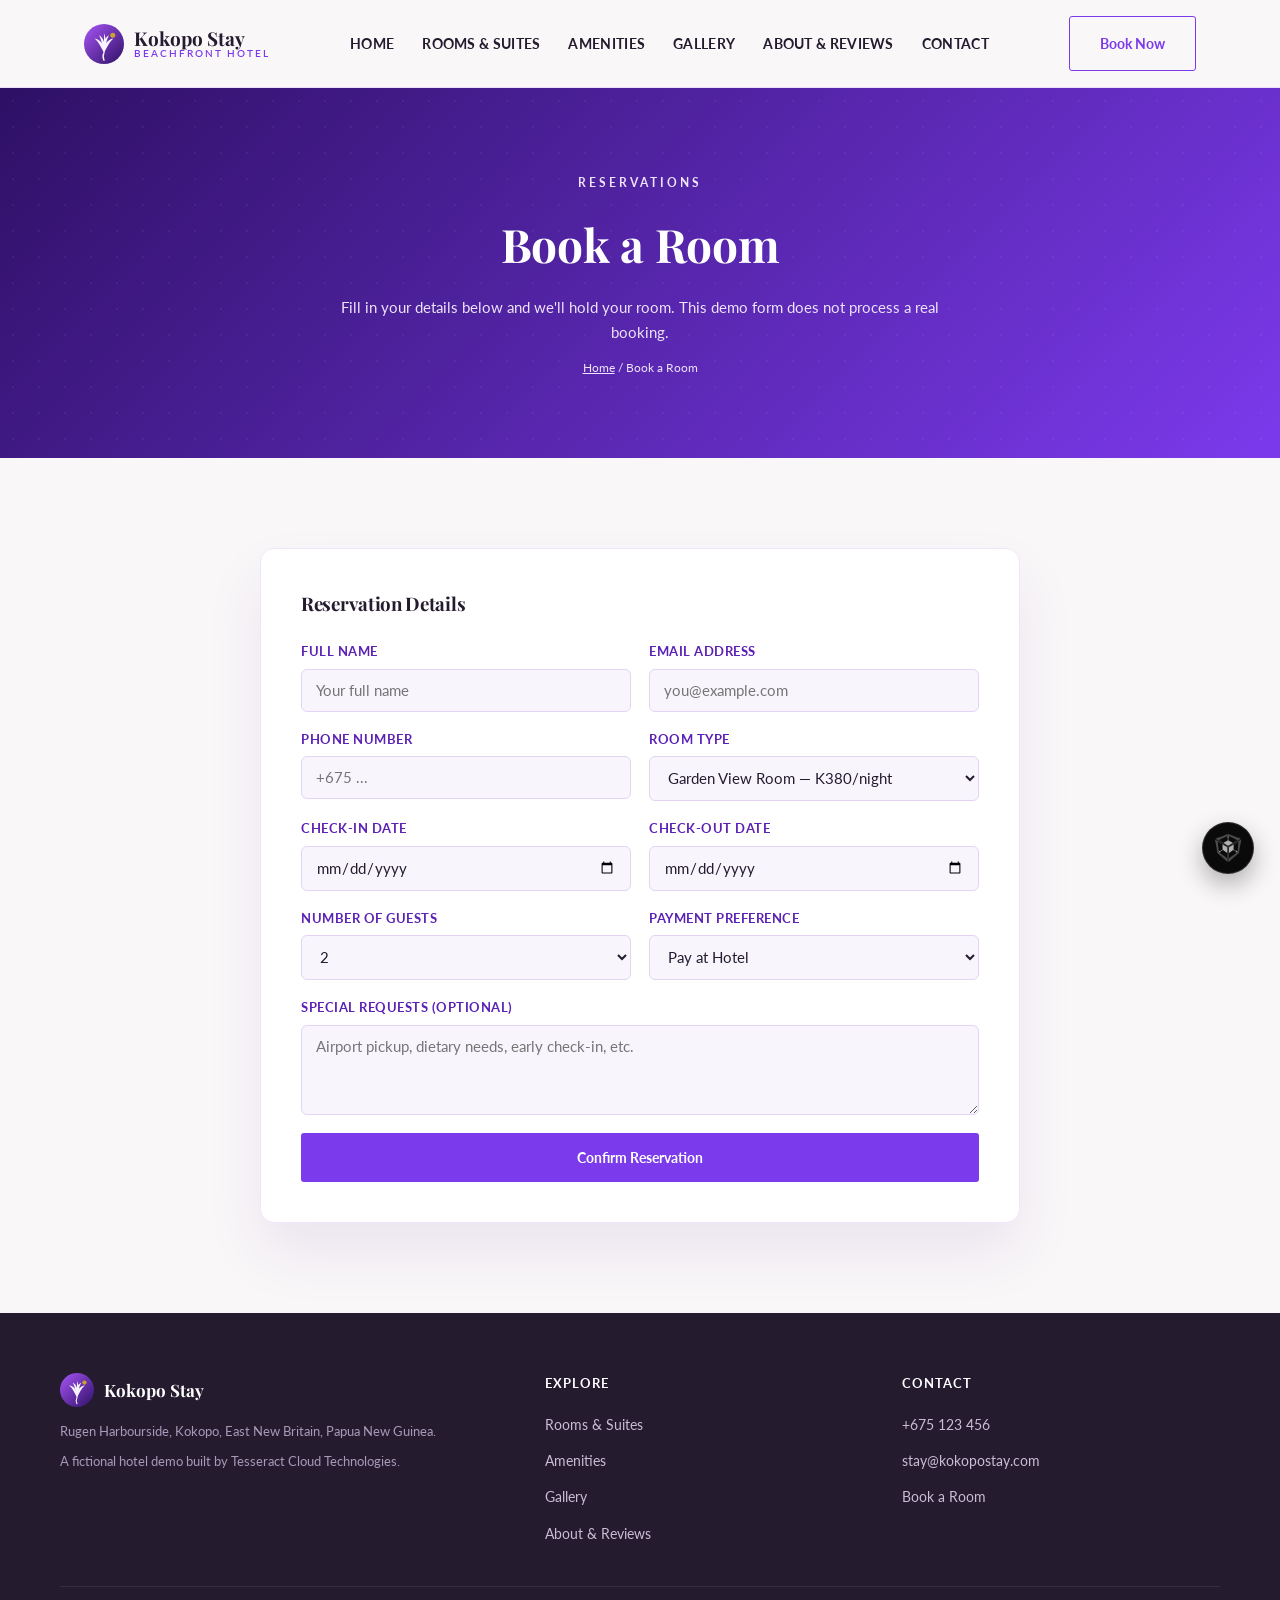
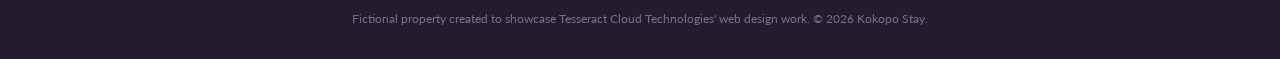
<file: book.html>
<!DOCTYPE html>
<html lang="en">
<head>
<meta charset="UTF-8">
<meta name="viewport" content="width=device-width, initial-scale=1.0">
<title>Book a Room — Kokopo Stay</title>
<link rel="stylesheet" href="styles.css">
</head>
<body>

<nav class="nav">
  <div class="nav-inner">
    <a href="index.html" class="nav-logo">
      <svg viewBox="0 0 64 64"><defs><linearGradient id="kgNav3" x1="0" y1="0" x2="1" y2="1"><stop offset="0" stop-color="#a855f7"/><stop offset="1" stop-color="#2e1065"/></linearGradient></defs>
        <circle cx="32" cy="32" r="32" fill="url(#kgNav3)"/><circle cx="46" cy="18" r="4" fill="#cba135"/>
        <g fill="#ffffff" opacity="0.95">
          <path d="M32,46 C27,37 24,29 17,23 C26,25 33,31 32,46 Z"/><path d="M32,46 C29,36 29,27 24,18 C31,22 35,30 32,46 Z"/>
          <path d="M32,46 C32,35 32,25 32,15 C36,23 36,35 32,46 Z"/><path d="M32,46 C35,36 35,27 40,18 C33,22 29,30 32,46 Z"/>
          <path d="M32,46 C37,37 40,29 47,23 C38,25 31,31 32,46 Z"/>
        </g>
        <path d="M32,46 C30,50 30,54 32,58" stroke="#fff" stroke-width="2" fill="none" stroke-linecap="round"/>
      </svg>
      <span class="nav-logo-text">Kokopo Stay<small>Beachfront Hotel</small></span>
    </a>
    <ul class="nav-links" id="navLinks">
      <li><a href="index.html">Home</a></li>
      <li><a href="rooms.html">Rooms &amp; Suites</a></li>
      <li><a href="amenities.html">Amenities</a></li>
      <li><a href="gallery.html">Gallery</a></li>
      <li><a href="about.html">About &amp; Reviews</a></li>
      <li><a href="contact.html">Contact</a></li>
    </ul>
    <div class="nav-right"><a href="book.html" class="btn btn-outline-dark">Book Now</a></div>
    <button class="nav-toggle" id="navToggle" aria-label="Toggle menu"><span></span><span></span><span></span></button>
  </div>
</nav>

<section class="page-hero">
  <div class="page-hero-inner">
    <span class="tag">Reservations</span>
    <h1>Book a Room</h1>
    <p>Fill in your details below and we'll hold your room. This demo form does not process a real booking.</p>
    <div class="crumb"><a href="index.html">Home</a> / Book a Room</div>
  </div>
</section>

<section>
  <div class="booking-panel">
    <h3 style="margin-bottom:22px;">Reservation Details</h3>
    <form id="bookingForm">
      <div class="form-row">
        <div class="form-group">
          <label for="bf-name">Full Name</label>
          <input type="text" id="bf-name" placeholder="Your full name" required>
        </div>
        <div class="form-group">
          <label for="bf-email">Email Address</label>
          <input type="email" id="bf-email" placeholder="you@example.com" required>
        </div>
      </div>
      <div class="form-row">
        <div class="form-group">
          <label for="bf-phone">Phone Number</label>
          <input type="tel" id="bf-phone" placeholder="+675 ...">
        </div>
        <div class="form-group">
          <label for="bf-room">Room Type</label>
          <select id="bf-room" required>
            <option value="garden">Garden View Room — K380/night</option>
            <option value="ocean">Ocean View Suite — K560/night</option>
            <option value="family">Family Bungalow — K720/night</option>
            <option value="presidential">Presidential Suite — K1,150/night</option>
          </select>
        </div>
      </div>
      <div class="form-row">
        <div class="form-group">
          <label for="bf-checkin">Check-In Date</label>
          <input type="date" id="bf-checkin" required>
        </div>
        <div class="form-group">
          <label for="bf-checkout">Check-Out Date</label>
          <input type="date" id="bf-checkout" required>
        </div>
      </div>
      <div class="form-row">
        <div class="form-group">
          <label for="bf-guests">Number of Guests</label>
          <select id="bf-guests">
            <option>1</option>
            <option selected>2</option>
            <option>3</option>
            <option>4</option>
          </select>
        </div>
        <div class="form-group">
          <label for="bf-payment">Payment Preference</label>
          <select id="bf-payment">
            <option>Pay at Hotel</option>
            <option>Bank Transfer</option>
            <option>Card on Arrival</option>
          </select>
        </div>
      </div>
      <div class="form-row">
        <div class="form-group full">
          <label for="bf-requests">Special Requests (optional)</label>
          <textarea id="bf-requests" placeholder="Airport pickup, dietary needs, early check-in, etc."></textarea>
        </div>
      </div>
      <button type="submit" class="btn btn-primary btn-block">Confirm Reservation</button>
    </form>

    <div class="confirm-box" id="confirmBox">
      <h3>Thank you — your request has been received!</h3>
      <p><strong>Name:</strong> <span id="confirm-name"></span></p>
      <p><strong>Room:</strong> <span id="confirm-room"></span></p>
      <p><strong>Dates:</strong> <span id="confirm-dates"></span></p>
      <p><strong>Guests:</strong> <span id="confirm-guests"></span></p>
      <p class="confirm-note">This is a demo booking form — no real reservation has been made and no email has been sent.</p>
    </div>
  </div>
</section>

<footer>
  <div class="footer-grid">
    <div>
      <div class="footer-logo">
        <svg viewBox="0 0 64 64"><defs><linearGradient id="kgFoot3" x1="0" y1="0" x2="1" y2="1"><stop offset="0" stop-color="#a855f7"/><stop offset="1" stop-color="#2e1065"/></linearGradient></defs>
          <circle cx="32" cy="32" r="32" fill="url(#kgFoot3)"/><circle cx="46" cy="18" r="4" fill="#cba135"/>
          <g fill="#ffffff" opacity="0.95">
            <path d="M32,46 C27,37 24,29 17,23 C26,25 33,31 32,46 Z"/><path d="M32,46 C29,36 29,27 24,18 C31,22 35,30 32,46 Z"/>
            <path d="M32,46 C32,35 32,25 32,15 C36,23 36,35 32,46 Z"/><path d="M32,46 C35,36 35,27 40,18 C33,22 29,30 32,46 Z"/>
            <path d="M32,46 C37,37 40,29 47,23 C38,25 31,31 32,46 Z"/>
          </g>
          <path d="M32,46 C30,50 30,54 32,58" stroke="#fff" stroke-width="2" fill="none" stroke-linecap="round"/>
        </svg>
        <span class="footer-logo-text">Kokopo Stay</span>
      </div>
      <p>Rugen Harbourside, Kokopo, East New Britain, Papua New Guinea.</p>
      <p>A fictional hotel demo built by Tesseract Cloud Technologies.</p>
    </div>
    <div>
      <h4>Explore</h4>
      <ul class="footer-links">
        <li><a href="rooms.html">Rooms &amp; Suites</a></li>
        <li><a href="amenities.html">Amenities</a></li>
        <li><a href="gallery.html">Gallery</a></li>
        <li><a href="about.html">About &amp; Reviews</a></li>
      </ul>
    </div>
    <div>
      <h4>Contact</h4>
      <ul class="footer-links">
        <li><a href="tel:+675123456">+675 123 456</a></li>
        <li><a href="mailto:stay@kokopostay.com">stay@kokopostay.com</a></li>
        <li><a href="book.html">Book a Room</a></li>
      </ul>
    </div>
  </div>
  <div class="footer-bottom">Fictional property created to showcase Tesseract Cloud Technologies' web design work. &copy; 2026 Kokopo Stay.</div>
</footer>
<a href="https://demo.tesseract-pg.com/" class="fab-home" aria-label="Back to Showcase">
  <img src="tctd_icon.png" alt="Back to Showcase">
  <span class="fab-tooltip">Back to Showcase</span>
</a>

<script src="script.js"></script>
</body>
</html>
</file>
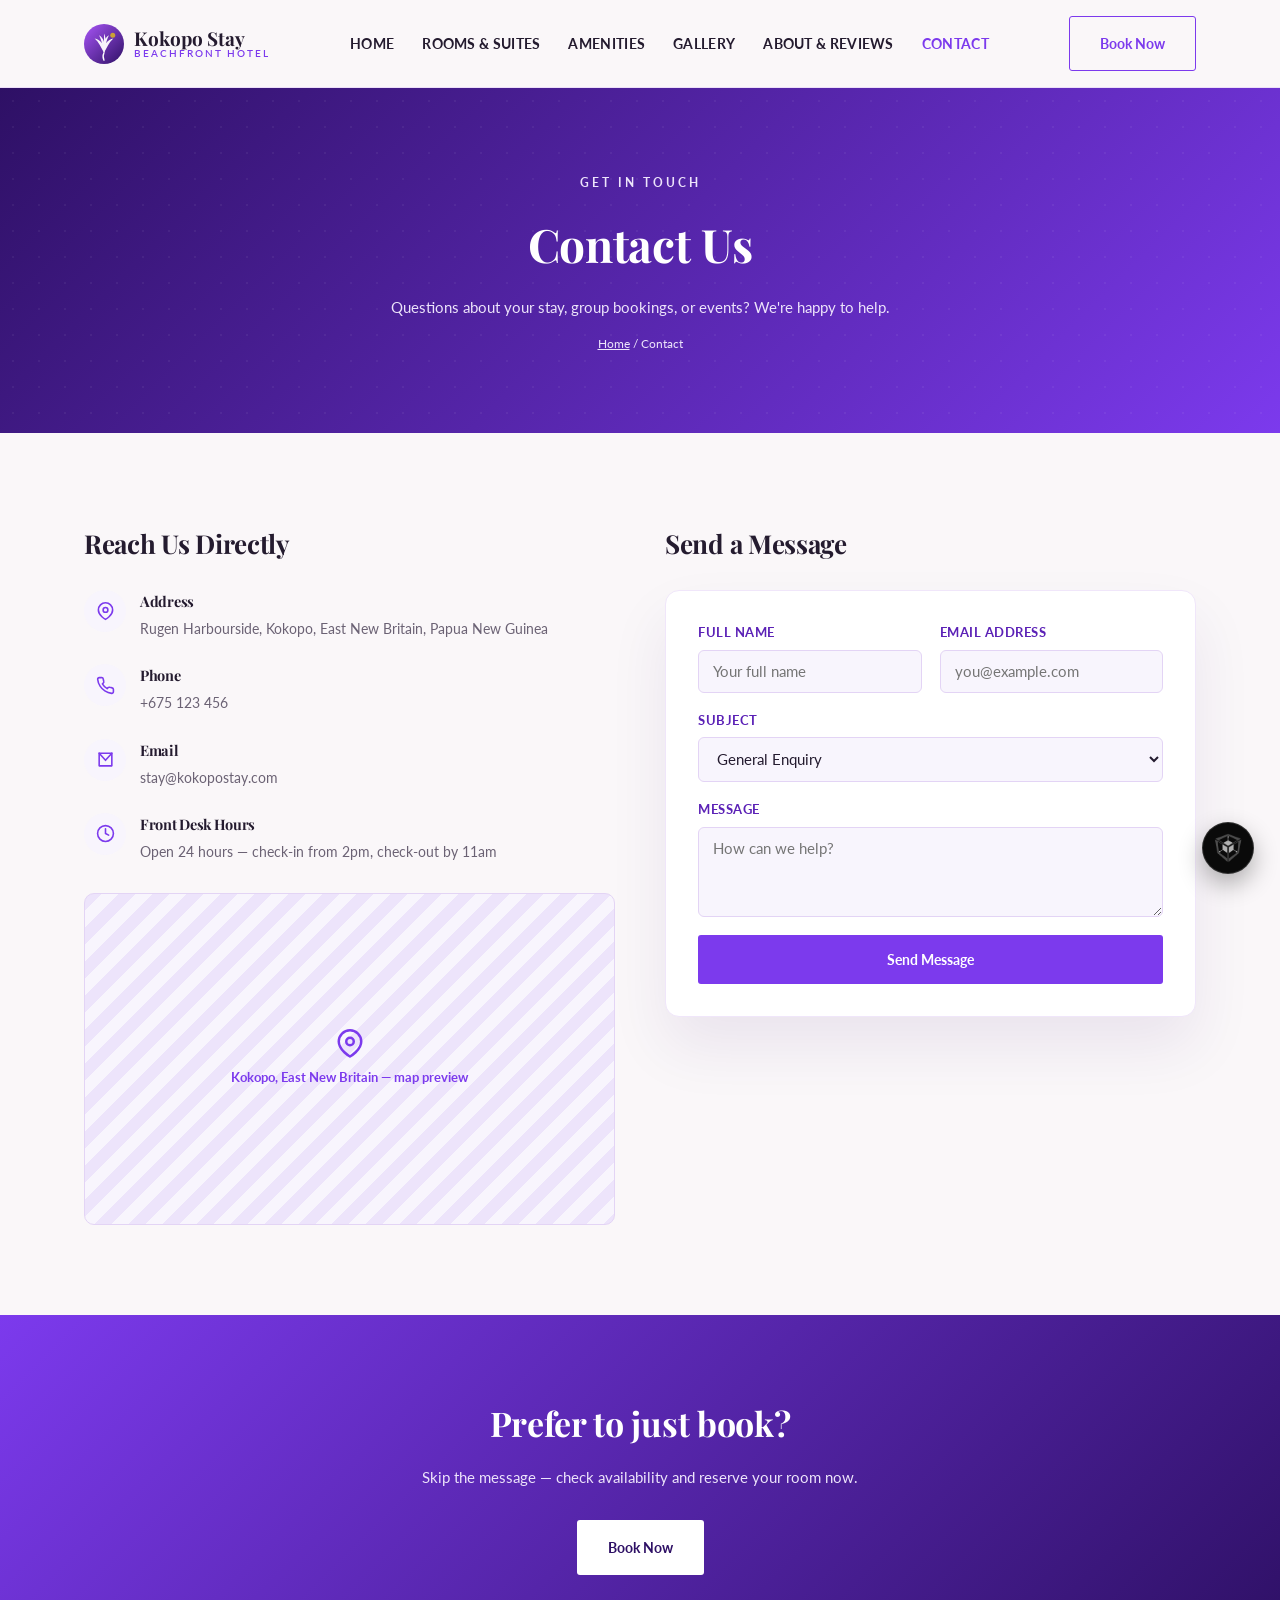
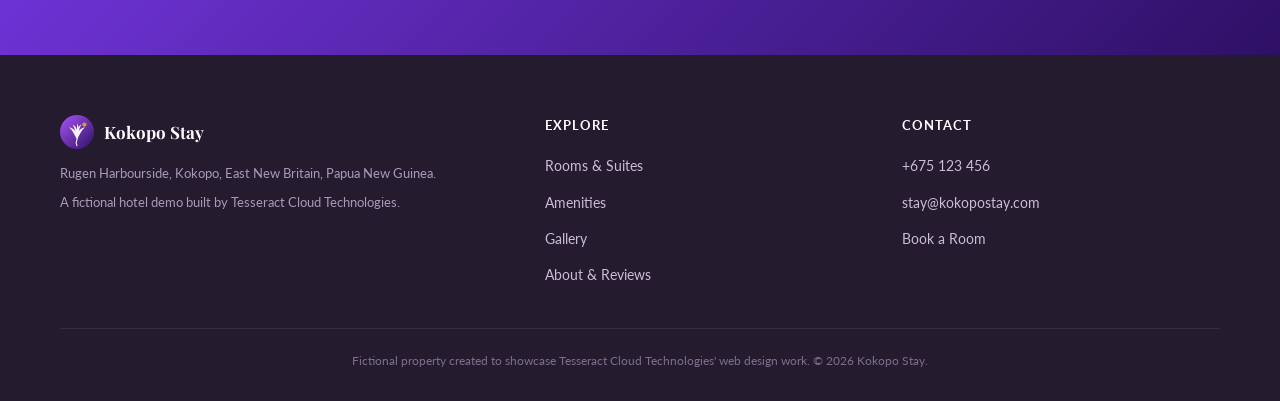
<file: contact.html>
<!DOCTYPE html>
<html lang="en">
<head>
<meta charset="UTF-8">
<meta name="viewport" content="width=device-width, initial-scale=1.0">
<title>Contact — Kokopo Stay</title>
<link rel="stylesheet" href="styles.css">
</head>
<body>

<nav class="nav">
  <div class="nav-inner">
    <a href="index.html" class="nav-logo">
      <svg viewBox="0 0 64 64"><defs><linearGradient id="kgNav7" x1="0" y1="0" x2="1" y2="1"><stop offset="0" stop-color="#a855f7"/><stop offset="1" stop-color="#2e1065"/></linearGradient></defs>
        <circle cx="32" cy="32" r="32" fill="url(#kgNav7)"/><circle cx="46" cy="18" r="4" fill="#cba135"/>
        <g fill="#ffffff" opacity="0.95">
          <path d="M32,46 C27,37 24,29 17,23 C26,25 33,31 32,46 Z"/><path d="M32,46 C29,36 29,27 24,18 C31,22 35,30 32,46 Z"/>
          <path d="M32,46 C32,35 32,25 32,15 C36,23 36,35 32,46 Z"/><path d="M32,46 C35,36 35,27 40,18 C33,22 29,30 32,46 Z"/>
          <path d="M32,46 C37,37 40,29 47,23 C38,25 31,31 32,46 Z"/>
        </g>
        <path d="M32,46 C30,50 30,54 32,58" stroke="#fff" stroke-width="2" fill="none" stroke-linecap="round"/>
      </svg>
      <span class="nav-logo-text">Kokopo Stay<small>Beachfront Hotel</small></span>
    </a>
    <ul class="nav-links" id="navLinks">
      <li><a href="index.html">Home</a></li>
      <li><a href="rooms.html">Rooms &amp; Suites</a></li>
      <li><a href="amenities.html">Amenities</a></li>
      <li><a href="gallery.html">Gallery</a></li>
      <li><a href="about.html">About &amp; Reviews</a></li>
      <li><a href="contact.html" class="active">Contact</a></li>
    </ul>
    <div class="nav-right"><a href="book.html" class="btn btn-outline-dark">Book Now</a></div>
    <button class="nav-toggle" id="navToggle" aria-label="Toggle menu"><span></span><span></span><span></span></button>
  </div>
</nav>

<section class="page-hero">
  <div class="page-hero-inner">
    <span class="tag">Get In Touch</span>
    <h1>Contact Us</h1>
    <p>Questions about your stay, group bookings, or events? We're happy to help.</p>
    <div class="crumb"><a href="index.html">Home</a> / Contact</div>
  </div>
</section>

<section>
  <div class="wrap contact-grid">
    <div>
      <h2 style="font-size:26px; margin-bottom:24px;">Reach Us Directly</h2>
      <div class="contact-info-item">
        <div class="ico"><svg viewBox="0 0 24 24" fill="none" stroke="currentColor" stroke-width="2" stroke-linecap="round" stroke-linejoin="round"><path d="M21 10c0 7-9 12-9 12s-9-5-9-12a9 9 0 0 1 18 0z"/><circle cx="12" cy="10" r="3"/></svg></div>
        <div><h4>Address</h4><p>Rugen Harbourside, Kokopo, East New Britain, Papua New Guinea</p></div>
      </div>
      <div class="contact-info-item">
        <div class="ico"><svg viewBox="0 0 24 24" fill="none" stroke="currentColor" stroke-width="2" stroke-linecap="round" stroke-linejoin="round"><path d="M22 16.92v3a2 2 0 0 1-2.18 2 19.79 19.79 0 0 1-8.63-3.07 19.5 19.5 0 0 1-6-6 19.79 19.79 0 0 1-3.07-8.67A2 2 0 0 1 4.11 2h3a2 2 0 0 1 2 1.72c.13 1 .36 1.98.68 2.92a2 2 0 0 1-.45 2.11L8.09 9.91a16 16 0 0 0 6 6l1.16-1.16a2 2 0 0 1 2.11-.45c.94.32 1.92.55 2.92.68A2 2 0 0 1 22 16.92z"/></svg></div>
        <div><h4>Phone</h4><p>+675 123 456</p></div>
      </div>
      <div class="contact-info-item">
        <div class="ico"><svg viewBox="0 0 24 24" fill="none" stroke="currentColor" stroke-width="2" stroke-linecap="round" stroke-linejoin="round"><path d="M4 4h16v16H4z"/><path d="m4 4 8 9 8-9"/></svg></div>
        <div><h4>Email</h4><p>stay@kokopostay.com</p></div>
      </div>
      <div class="contact-info-item">
        <div class="ico"><svg viewBox="0 0 24 24" fill="none" stroke="currentColor" stroke-width="2" stroke-linecap="round" stroke-linejoin="round"><circle cx="12" cy="12" r="10"/><polyline points="12 6 12 12 16 14"/></svg></div>
        <div><h4>Front Desk Hours</h4><p>Open 24 hours — check-in from 2pm, check-out by 11am</p></div>
      </div>

      <div class="map-placeholder">
        <svg viewBox="0 0 24 24" fill="none" stroke="currentColor" stroke-width="2" stroke-linecap="round" stroke-linejoin="round"><path d="M21 10c0 7-9 12-9 12s-9-5-9-12a9 9 0 0 1 18 0z"/><circle cx="12" cy="10" r="3"/></svg>
        Kokopo, East New Britain — map preview
      </div>
    </div>

    <div>
      <h2 style="font-size:26px; margin-bottom:24px;">Send a Message</h2>
      <form class="booking-panel" style="padding:32px;" onsubmit="event.preventDefault(); this.querySelector('.contact-sent').classList.add('show');">
        <div class="form-row">
          <div class="form-group">
            <label for="cf-name">Full Name</label>
            <input type="text" id="cf-name" placeholder="Your full name" required>
          </div>
          <div class="form-group">
            <label for="cf-email">Email Address</label>
            <input type="email" id="cf-email" placeholder="you@example.com" required>
          </div>
        </div>
        <div class="form-row">
          <div class="form-group full">
            <label for="cf-subject">Subject</label>
            <select id="cf-subject">
              <option>General Enquiry</option>
              <option>Group / Event Booking</option>
              <option>Feedback</option>
              <option>Other</option>
            </select>
          </div>
        </div>
        <div class="form-row">
          <div class="form-group full">
            <label for="cf-message">Message</label>
            <textarea id="cf-message" placeholder="How can we help?" required></textarea>
          </div>
        </div>
        <button type="submit" class="btn btn-primary btn-block">Send Message</button>
        <div class="confirm-box contact-sent" style="margin-top:20px;">
          <h3>Message sent!</h3>
          <p>Thanks for reaching out — this is a demo form, so no message was actually delivered.</p>
        </div>
      </form>
    </div>
  </div>
</section>

<section class="cta-band">
  <h2>Prefer to just book?</h2>
  <p>Skip the message — check availability and reserve your room now.</p>
  <div class="cta-btns">
    <a href="book.html" class="btn" style="background:#fff; color:var(--plum-900);">Book Now</a>
  </div>
</section>

<footer>
  <div class="footer-grid">
    <div>
      <div class="footer-logo">
        <svg viewBox="0 0 64 64"><defs><linearGradient id="kgFoot7" x1="0" y1="0" x2="1" y2="1"><stop offset="0" stop-color="#a855f7"/><stop offset="1" stop-color="#2e1065"/></linearGradient></defs>
          <circle cx="32" cy="32" r="32" fill="url(#kgFoot7)"/><circle cx="46" cy="18" r="4" fill="#cba135"/>
          <g fill="#ffffff" opacity="0.95">
            <path d="M32,46 C27,37 24,29 17,23 C26,25 33,31 32,46 Z"/><path d="M32,46 C29,36 29,27 24,18 C31,22 35,30 32,46 Z"/>
            <path d="M32,46 C32,35 32,25 32,15 C36,23 36,35 32,46 Z"/><path d="M32,46 C35,36 35,27 40,18 C33,22 29,30 32,46 Z"/>
            <path d="M32,46 C37,37 40,29 47,23 C38,25 31,31 32,46 Z"/>
          </g>
          <path d="M32,46 C30,50 30,54 32,58" stroke="#fff" stroke-width="2" fill="none" stroke-linecap="round"/>
        </svg>
        <span class="footer-logo-text">Kokopo Stay</span>
      </div>
      <p>Rugen Harbourside, Kokopo, East New Britain, Papua New Guinea.</p>
      <p>A fictional hotel demo built by Tesseract Cloud Technologies.</p>
    </div>
    <div>
      <h4>Explore</h4>
      <ul class="footer-links">
        <li><a href="rooms.html">Rooms &amp; Suites</a></li>
        <li><a href="amenities.html">Amenities</a></li>
        <li><a href="gallery.html">Gallery</a></li>
        <li><a href="about.html">About &amp; Reviews</a></li>
      </ul>
    </div>
    <div>
      <h4>Contact</h4>
      <ul class="footer-links">
        <li><a href="tel:+675123456">+675 123 456</a></li>
        <li><a href="mailto:stay@kokopostay.com">stay@kokopostay.com</a></li>
        <li><a href="book.html">Book a Room</a></li>
      </ul>
    </div>
  </div>
  <div class="footer-bottom">Fictional property created to showcase Tesseract Cloud Technologies' web design work. &copy; 2026 Kokopo Stay.</div>
</footer>
<a href="https://demo.tesseract-pg.com/" class="fab-home" aria-label="Back to Showcase">
  <img src="tctd_icon.png" alt="Back to Showcase">
  <span class="fab-tooltip">Back to Showcase</span>
</a>

<script src="script.js"></script>
</body>
</html>
</file>
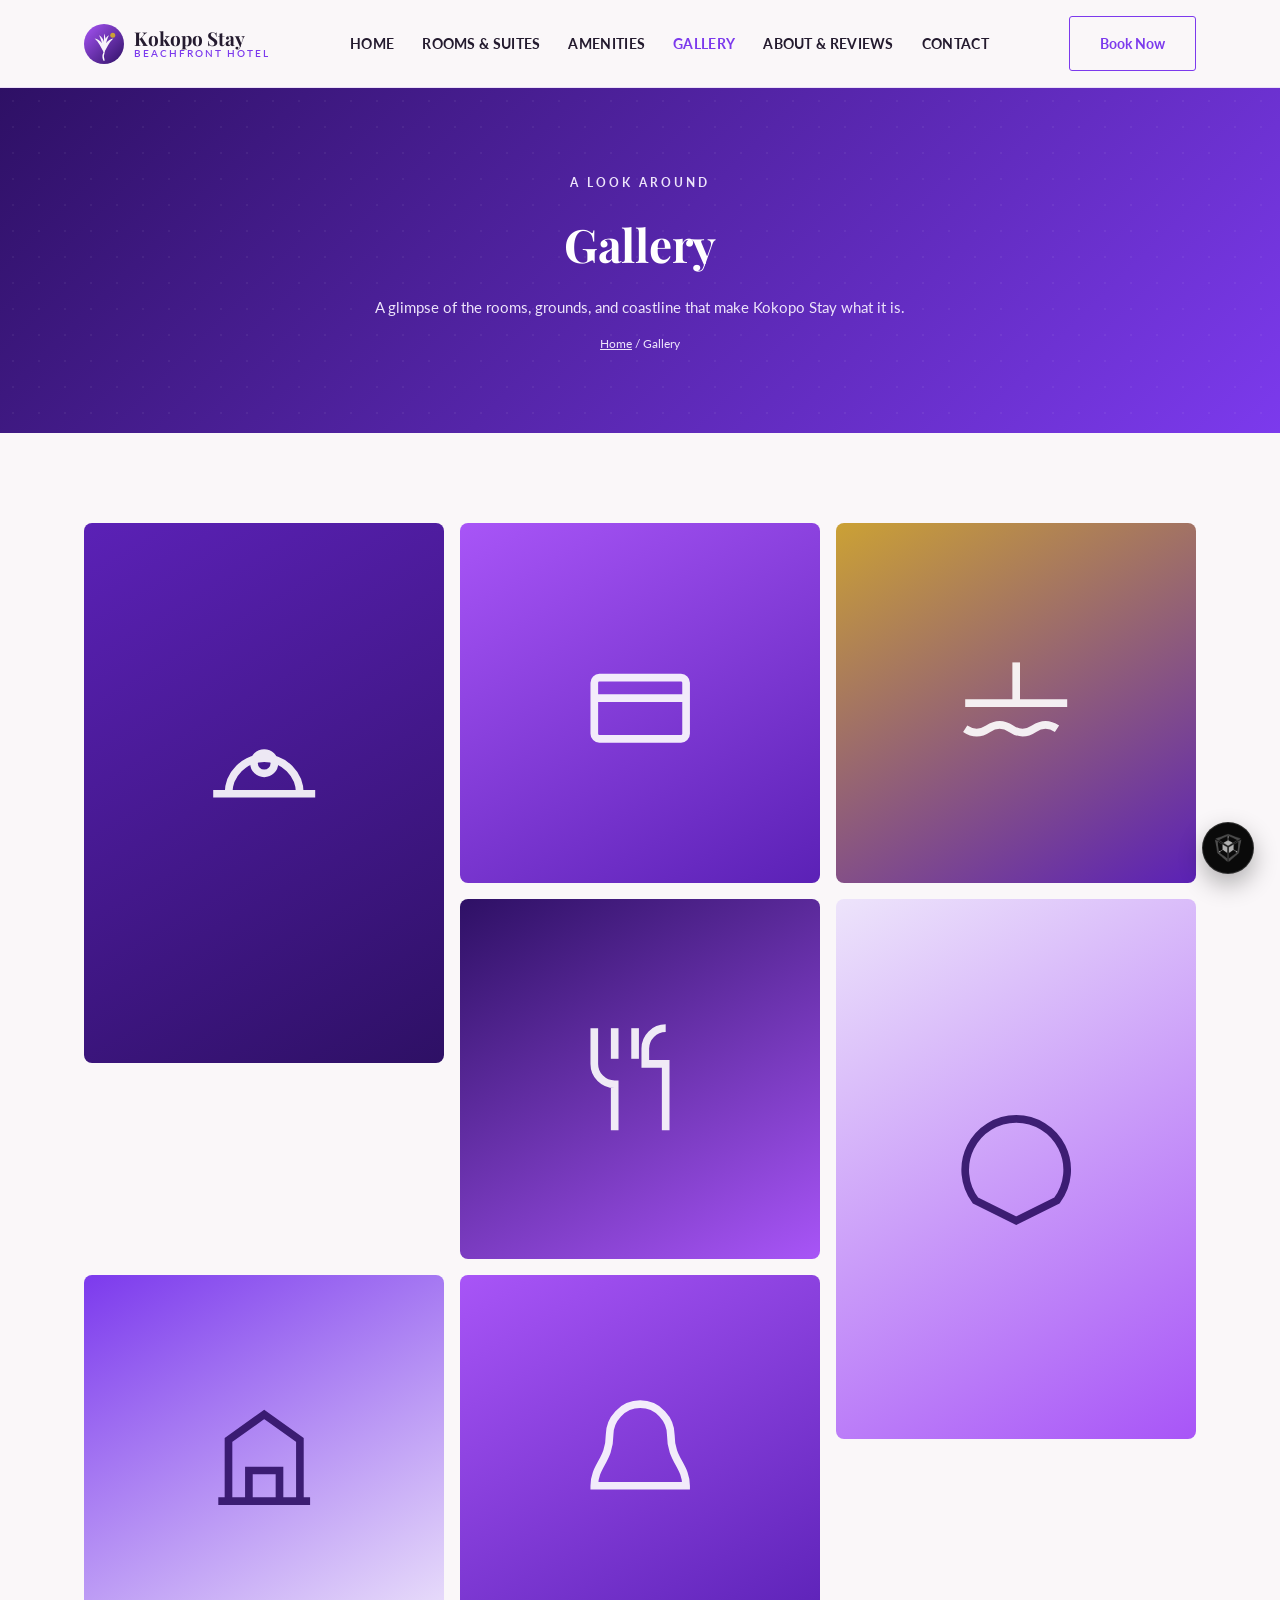
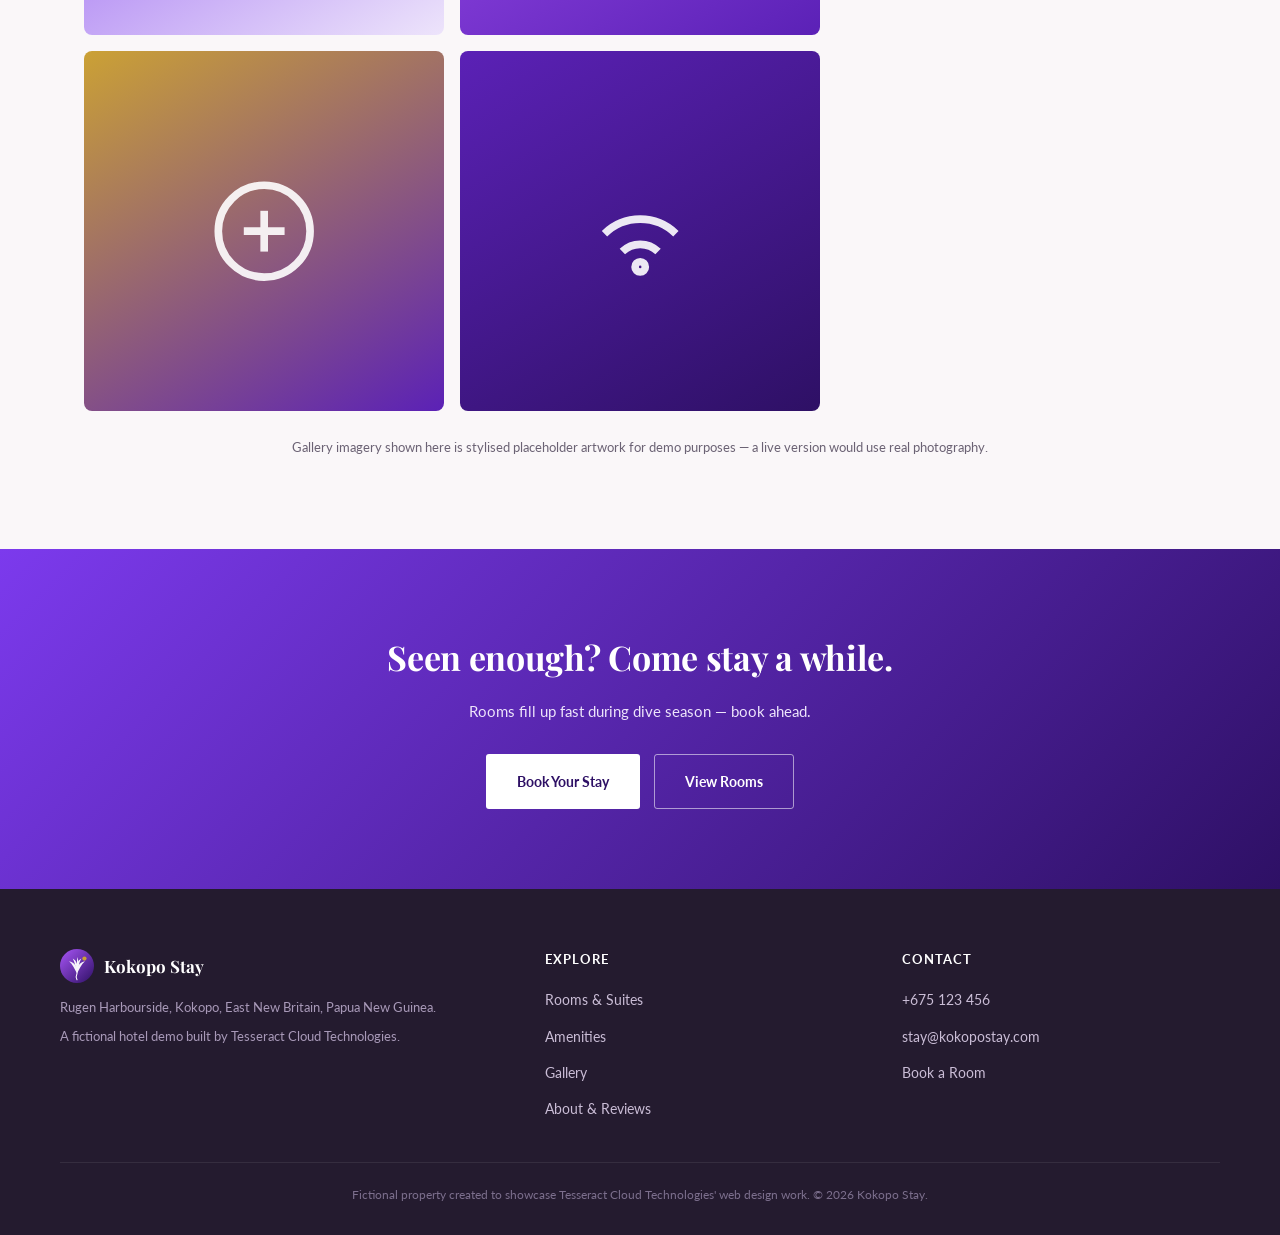
<file: gallery.html>
<!DOCTYPE html>
<html lang="en">
<head>
<meta charset="UTF-8">
<meta name="viewport" content="width=device-width, initial-scale=1.0">
<title>Gallery — Kokopo Stay</title>
<link rel="stylesheet" href="styles.css">
</head>
<body>

<nav class="nav">
  <div class="nav-inner">
    <a href="index.html" class="nav-logo">
      <svg viewBox="0 0 64 64"><defs><linearGradient id="kgNav5" x1="0" y1="0" x2="1" y2="1"><stop offset="0" stop-color="#a855f7"/><stop offset="1" stop-color="#2e1065"/></linearGradient></defs>
        <circle cx="32" cy="32" r="32" fill="url(#kgNav5)"/><circle cx="46" cy="18" r="4" fill="#cba135"/>
        <g fill="#ffffff" opacity="0.95">
          <path d="M32,46 C27,37 24,29 17,23 C26,25 33,31 32,46 Z"/><path d="M32,46 C29,36 29,27 24,18 C31,22 35,30 32,46 Z"/>
          <path d="M32,46 C32,35 32,25 32,15 C36,23 36,35 32,46 Z"/><path d="M32,46 C35,36 35,27 40,18 C33,22 29,30 32,46 Z"/>
          <path d="M32,46 C37,37 40,29 47,23 C38,25 31,31 32,46 Z"/>
        </g>
        <path d="M32,46 C30,50 30,54 32,58" stroke="#fff" stroke-width="2" fill="none" stroke-linecap="round"/>
      </svg>
      <span class="nav-logo-text">Kokopo Stay<small>Beachfront Hotel</small></span>
    </a>
    <ul class="nav-links" id="navLinks">
      <li><a href="index.html">Home</a></li>
      <li><a href="rooms.html">Rooms &amp; Suites</a></li>
      <li><a href="amenities.html">Amenities</a></li>
      <li><a href="gallery.html" class="active">Gallery</a></li>
      <li><a href="about.html">About &amp; Reviews</a></li>
      <li><a href="contact.html">Contact</a></li>
    </ul>
    <div class="nav-right"><a href="book.html" class="btn btn-outline-dark">Book Now</a></div>
    <button class="nav-toggle" id="navToggle" aria-label="Toggle menu"><span></span><span></span><span></span></button>
  </div>
</nav>

<section class="page-hero">
  <div class="page-hero-inner">
    <span class="tag">A Look Around</span>
    <h1>Gallery</h1>
    <p>A glimpse of the rooms, grounds, and coastline that make Kokopo Stay what it is.</p>
    <div class="crumb"><a href="index.html">Home</a> / Gallery</div>
  </div>
</section>

<section>
  <div class="wrap">
    <div class="gallery-grid">
      <div class="arch-img g1 tall"><svg viewBox="0 0 24 24" fill="none" stroke="#fff" stroke-width="1.5"><path d="M2 12h20"/><path d="M5 12a7 7 0 0 1 14 0"/><circle cx="12" cy="6" r="2"/></svg></div>
      <div class="arch-img g2"><svg viewBox="0 0 24 24" fill="none" stroke="#fff" stroke-width="1.5"><rect x="3" y="7" width="18" height="12" rx="1"/><path d="M3 11h18"/></svg></div>
      <div class="arch-img g5"><svg viewBox="0 0 24 24" fill="none" stroke="#fff" stroke-width="1.5"><path d="M2 12h20"/><path d="M2 17c1.5 1 3 1 4.5 0s3-1 4.5 0 3 1 4.5 0 3-1 4.5 0"/><path d="M12 12V4"/></svg></div>
      <div class="arch-img g4"><svg viewBox="0 0 24 24" fill="none" stroke="#fff" stroke-width="1.5"><path d="M3 2v7a4 4 0 0 0 4 4v9"/><path d="M7 2v6"/><path d="M11 2v6"/><path d="M17 2a4 4 0 0 0-4 4v3h4v13"/></svg></div>
      <div class="arch-img g6 tall"><svg viewBox="0 0 24 24" fill="none" stroke="#2e1065" stroke-width="1.5"><path d="M12 2a10 10 0 0 0-8 16l8 4 8-4a10 10 0 0 0-8-16z"/></svg></div>
      <div class="arch-img g3"><svg viewBox="0 0 24 24" fill="none" stroke="#2e1065" stroke-width="1.5"><path d="M3 21h18"/><path d="M5 21V9l7-5 7 5v12"/><path d="M9 21v-6h6v6"/></svg></div>
      <div class="arch-img g2"><svg viewBox="0 0 24 24" fill="none" stroke="#fff" stroke-width="1.5"><path d="M18 8c0-3-2.5-6-6-6S6 5 6 8c0 5-3 6-3 10h18c0-4-3-5-3-10z"/></svg></div>
      <div class="arch-img g5"><svg viewBox="0 0 24 24" fill="none" stroke="#fff" stroke-width="1.5"><circle cx="12" cy="12" r="9"/><path d="M8 12h8"/><path d="M12 8v8"/></svg></div>
      <div class="arch-img g1"><svg viewBox="0 0 24 24" fill="none" stroke="#fff" stroke-width="1.5"><path d="M5 12.5a10 10 0 0 1 14 0"/><path d="M8.5 16a5 5 0 0 1 7 0"/><circle cx="12" cy="19" r="1"/></svg></div>
    </div>
    <p style="text-align:center; color:var(--grey); font-size:13px; margin-top:26px;">Gallery imagery shown here is stylised placeholder artwork for demo purposes — a live version would use real photography.</p>
  </div>
</section>

<section class="cta-band">
  <h2>Seen enough? Come stay a while.</h2>
  <p>Rooms fill up fast during dive season — book ahead.</p>
  <div class="cta-btns">
    <a href="book.html" class="btn" style="background:#fff; color:var(--plum-900);">Book Your Stay</a>
    <a href="rooms.html" class="btn btn-outline">View Rooms</a>
  </div>
</section>

<footer>
  <div class="footer-grid">
    <div>
      <div class="footer-logo">
        <svg viewBox="0 0 64 64"><defs><linearGradient id="kgFoot5" x1="0" y1="0" x2="1" y2="1"><stop offset="0" stop-color="#a855f7"/><stop offset="1" stop-color="#2e1065"/></linearGradient></defs>
          <circle cx="32" cy="32" r="32" fill="url(#kgFoot5)"/><circle cx="46" cy="18" r="4" fill="#cba135"/>
          <g fill="#ffffff" opacity="0.95">
            <path d="M32,46 C27,37 24,29 17,23 C26,25 33,31 32,46 Z"/><path d="M32,46 C29,36 29,27 24,18 C31,22 35,30 32,46 Z"/>
            <path d="M32,46 C32,35 32,25 32,15 C36,23 36,35 32,46 Z"/><path d="M32,46 C35,36 35,27 40,18 C33,22 29,30 32,46 Z"/>
            <path d="M32,46 C37,37 40,29 47,23 C38,25 31,31 32,46 Z"/>
          </g>
          <path d="M32,46 C30,50 30,54 32,58" stroke="#fff" stroke-width="2" fill="none" stroke-linecap="round"/>
        </svg>
        <span class="footer-logo-text">Kokopo Stay</span>
      </div>
      <p>Rugen Harbourside, Kokopo, East New Britain, Papua New Guinea.</p>
      <p>A fictional hotel demo built by Tesseract Cloud Technologies.</p>
    </div>
    <div>
      <h4>Explore</h4>
      <ul class="footer-links">
        <li><a href="rooms.html">Rooms &amp; Suites</a></li>
        <li><a href="amenities.html">Amenities</a></li>
        <li><a href="gallery.html">Gallery</a></li>
        <li><a href="about.html">About &amp; Reviews</a></li>
      </ul>
    </div>
    <div>
      <h4>Contact</h4>
      <ul class="footer-links">
        <li><a href="tel:+675123456">+675 123 456</a></li>
        <li><a href="mailto:stay@kokopostay.com">stay@kokopostay.com</a></li>
        <li><a href="book.html">Book a Room</a></li>
      </ul>
    </div>
  </div>
  <div class="footer-bottom">Fictional property created to showcase Tesseract Cloud Technologies' web design work. &copy; 2026 Kokopo Stay.</div>
</footer>
<a href="https://demo.tesseract-pg.com/" class="fab-home" aria-label="Back to Showcase">
  <img src="tctd_icon.png" alt="Back to Showcase">
  <span class="fab-tooltip">Back to Showcase</span>
</a>

<script src="script.js"></script>
</body>
</html>
</file>
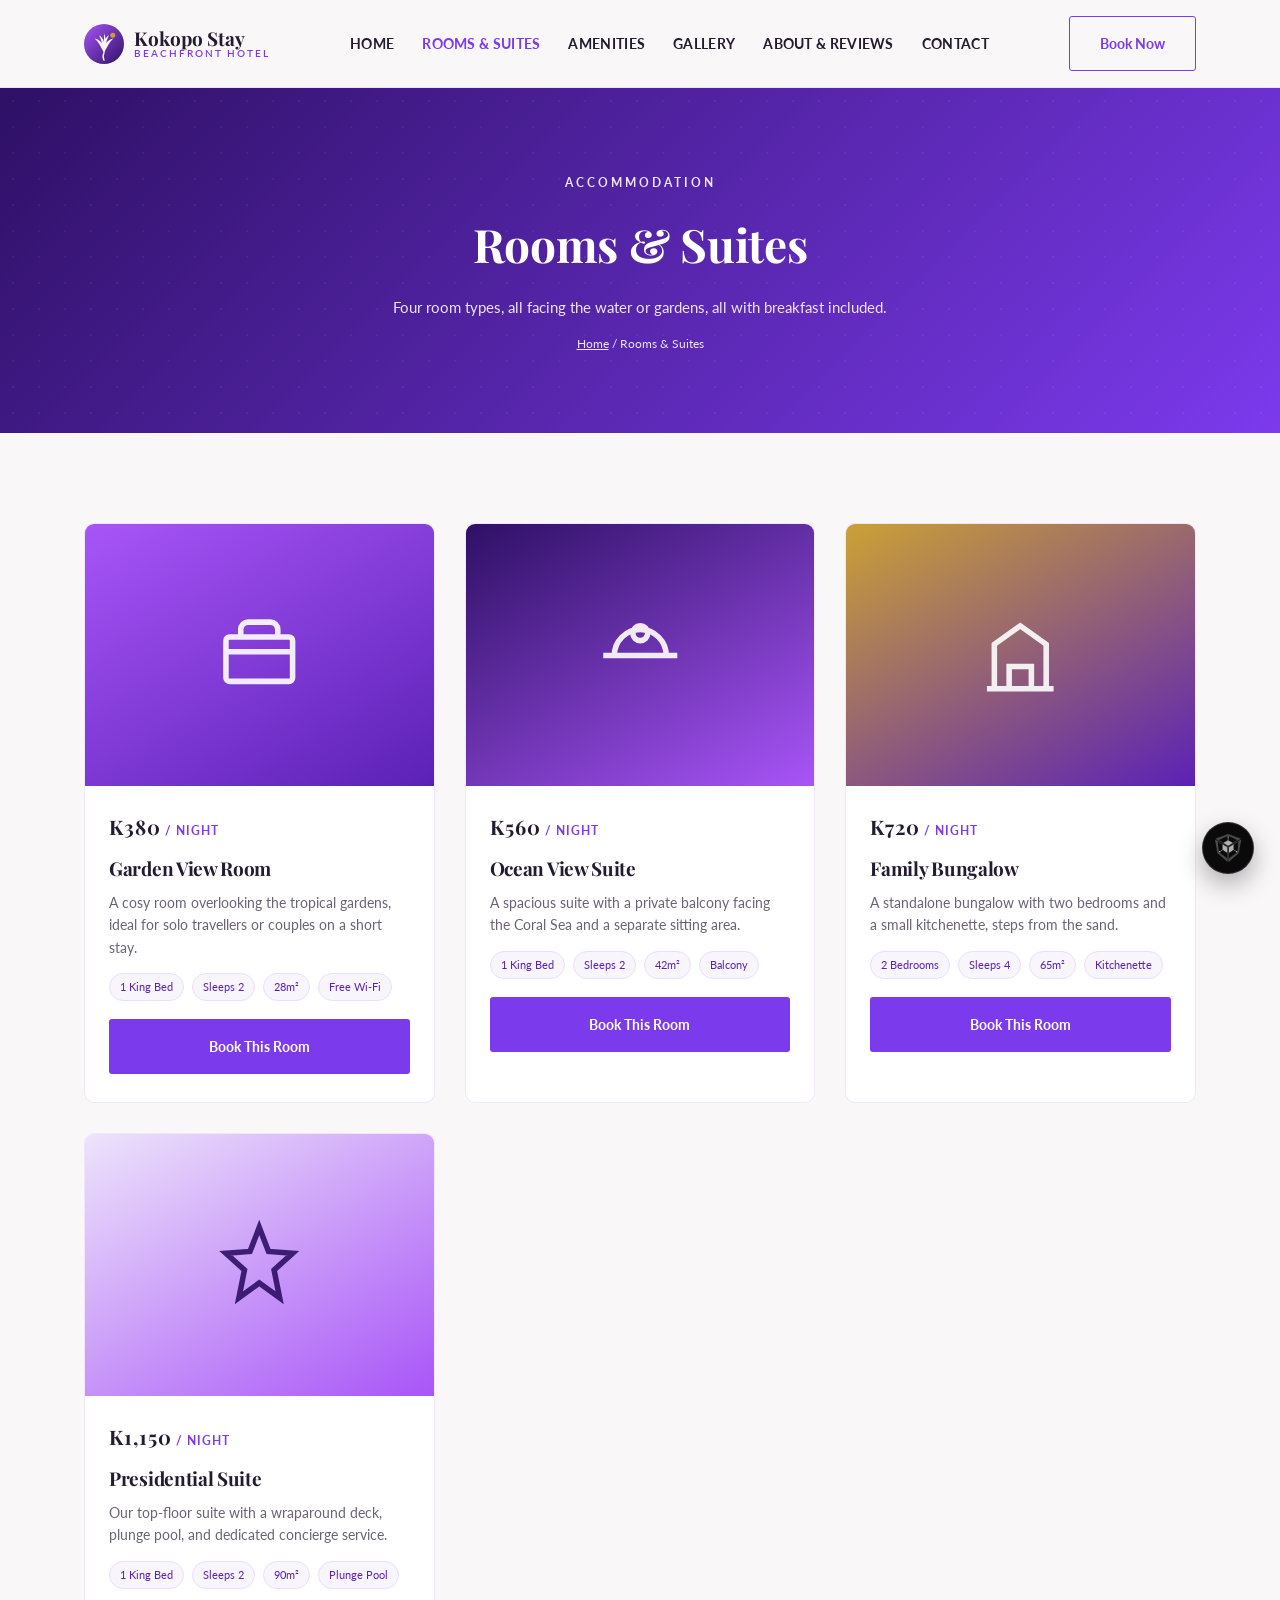
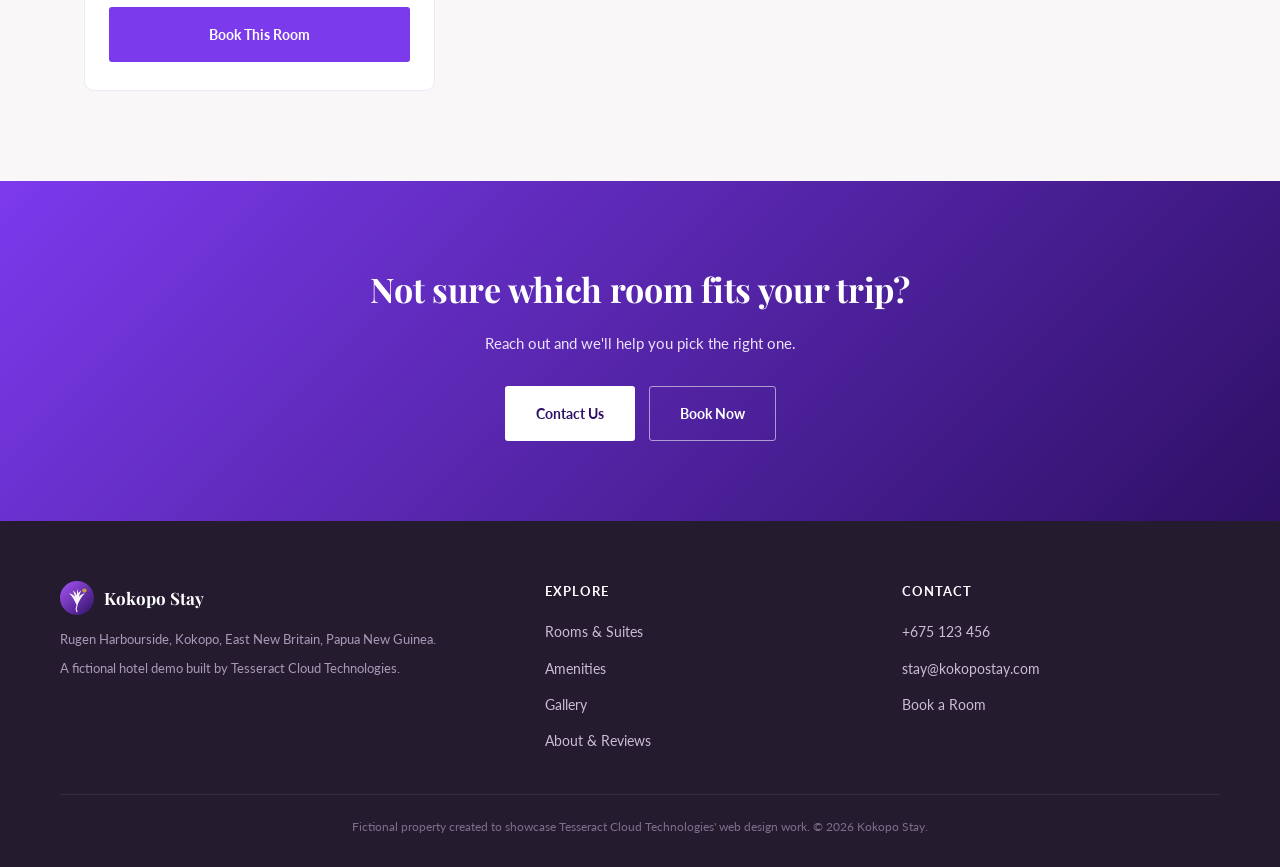
<file: rooms.html>
<!DOCTYPE html>
<html lang="en">
<head>
<meta charset="UTF-8">
<meta name="viewport" content="width=device-width, initial-scale=1.0">
<title>Rooms & Suites — Kokopo Stay</title>
<link rel="stylesheet" href="styles.css">
</head>
<body>

<nav class="nav">
  <div class="nav-inner">
    <a href="index.html" class="nav-logo">
      <svg viewBox="0 0 64 64"><defs><linearGradient id="kgNav2" x1="0" y1="0" x2="1" y2="1"><stop offset="0" stop-color="#a855f7"/><stop offset="1" stop-color="#2e1065"/></linearGradient></defs>
        <circle cx="32" cy="32" r="32" fill="url(#kgNav2)"/><circle cx="46" cy="18" r="4" fill="#cba135"/>
        <g fill="#ffffff" opacity="0.95">
          <path d="M32,46 C27,37 24,29 17,23 C26,25 33,31 32,46 Z"/><path d="M32,46 C29,36 29,27 24,18 C31,22 35,30 32,46 Z"/>
          <path d="M32,46 C32,35 32,25 32,15 C36,23 36,35 32,46 Z"/><path d="M32,46 C35,36 35,27 40,18 C33,22 29,30 32,46 Z"/>
          <path d="M32,46 C37,37 40,29 47,23 C38,25 31,31 32,46 Z"/>
        </g>
        <path d="M32,46 C30,50 30,54 32,58" stroke="#fff" stroke-width="2" fill="none" stroke-linecap="round"/>
      </svg>
      <span class="nav-logo-text">Kokopo Stay<small>Beachfront Hotel</small></span>
    </a>
    <ul class="nav-links" id="navLinks">
      <li><a href="index.html">Home</a></li>
      <li><a href="rooms.html" class="active">Rooms &amp; Suites</a></li>
      <li><a href="amenities.html">Amenities</a></li>
      <li><a href="gallery.html">Gallery</a></li>
      <li><a href="about.html">About &amp; Reviews</a></li>
      <li><a href="contact.html">Contact</a></li>
    </ul>
    <div class="nav-right"><a href="book.html" class="btn btn-outline-dark">Book Now</a></div>
    <button class="nav-toggle" id="navToggle" aria-label="Toggle menu"><span></span><span></span><span></span></button>
  </div>
</nav>

<section class="page-hero">
  <div class="page-hero-inner">
    <span class="tag">Accommodation</span>
    <h1>Rooms &amp; Suites</h1>
    <p>Four room types, all facing the water or gardens, all with breakfast included.</p>
    <div class="crumb"><a href="index.html">Home</a> / Rooms &amp; Suites</div>
  </div>
</section>

<section>
  <div class="wrap">
    <div class="room-grid">

      <div class="room-card">
        <div class="arch-img g2" style="border-radius:0;"><svg viewBox="0 0 24 24" fill="none" stroke="#fff" stroke-width="1.5"><rect x="3" y="7" width="18" height="12" rx="1"/><path d="M3 11h18"/><path d="M7 7V5a2 2 0 0 1 2-2h6a2 2 0 0 1 2 2v2"/></svg></div>
        <div class="room-body">
          <div class="room-price"><strong>K380</strong>/ night</div>
          <h3>Garden View Room</h3>
          <p>A cosy room overlooking the tropical gardens, ideal for solo travellers or couples on a short stay.</p>
          <div class="room-tags"><span>1 King Bed</span><span>Sleeps 2</span><span>28m²</span><span>Free Wi-Fi</span></div>
          <a href="book.html?room=garden" class="btn btn-primary btn-block">Book This Room</a>
        </div>
      </div>

      <div class="room-card">
        <div class="arch-img g4" style="border-radius:0;"><svg viewBox="0 0 24 24" fill="none" stroke="#fff" stroke-width="1.5"><path d="M2 12h20"/><path d="M5 12a7 7 0 0 1 14 0"/><circle cx="12" cy="6" r="2"/></svg></div>
        <div class="room-body">
          <div class="room-price"><strong>K560</strong>/ night</div>
          <h3>Ocean View Suite</h3>
          <p>A spacious suite with a private balcony facing the Coral Sea and a separate sitting area.</p>
          <div class="room-tags"><span>1 King Bed</span><span>Sleeps 2</span><span>42m²</span><span>Balcony</span></div>
          <a href="book.html?room=ocean" class="btn btn-primary btn-block">Book This Room</a>
        </div>
      </div>

      <div class="room-card">
        <div class="arch-img g5" style="border-radius:0;"><svg viewBox="0 0 24 24" fill="none" stroke="#fff" stroke-width="1.5"><path d="M3 21h18"/><path d="M5 21V9l7-5 7 5v12"/><path d="M9 21v-6h6v6"/></svg></div>
        <div class="room-body">
          <div class="room-price"><strong>K720</strong>/ night</div>
          <h3>Family Bungalow</h3>
          <p>A standalone bungalow with two bedrooms and a small kitchenette, steps from the sand.</p>
          <div class="room-tags"><span>2 Bedrooms</span><span>Sleeps 4</span><span>65m²</span><span>Kitchenette</span></div>
          <a href="book.html?room=family" class="btn btn-primary btn-block">Book This Room</a>
        </div>
      </div>

      <div class="room-card">
        <div class="arch-img g6" style="border-radius:0;"><svg viewBox="0 0 24 24" fill="none" stroke="#2e1065" stroke-width="1.5"><path d="M12 2l2.5 6.5L21 9l-5 4.5L17.5 21 12 17l-5.5 4L8 13.5 3 9l6.5-.5z"/></svg></div>
        <div class="room-body">
          <div class="room-price"><strong>K1,150</strong>/ night</div>
          <h3>Presidential Suite</h3>
          <p>Our top-floor suite with a wraparound deck, plunge pool, and dedicated concierge service.</p>
          <div class="room-tags"><span>1 King Bed</span><span>Sleeps 2</span><span>90m²</span><span>Plunge Pool</span></div>
          <a href="book.html?room=presidential" class="btn btn-primary btn-block">Book This Room</a>
        </div>
      </div>

    </div>
  </div>
</section>

<section class="cta-band">
  <h2>Not sure which room fits your trip?</h2>
  <p>Reach out and we'll help you pick the right one.</p>
  <div class="cta-btns">
    <a href="contact.html" class="btn" style="background:#fff; color:var(--plum-900);">Contact Us</a>
    <a href="book.html" class="btn btn-outline">Book Now</a>
  </div>
</section>

<footer>
  <div class="footer-grid">
    <div>
      <div class="footer-logo">
        <svg viewBox="0 0 64 64"><defs><linearGradient id="kgFoot2" x1="0" y1="0" x2="1" y2="1"><stop offset="0" stop-color="#a855f7"/><stop offset="1" stop-color="#2e1065"/></linearGradient></defs>
          <circle cx="32" cy="32" r="32" fill="url(#kgFoot2)"/><circle cx="46" cy="18" r="4" fill="#cba135"/>
          <g fill="#ffffff" opacity="0.95">
            <path d="M32,46 C27,37 24,29 17,23 C26,25 33,31 32,46 Z"/><path d="M32,46 C29,36 29,27 24,18 C31,22 35,30 32,46 Z"/>
            <path d="M32,46 C32,35 32,25 32,15 C36,23 36,35 32,46 Z"/><path d="M32,46 C35,36 35,27 40,18 C33,22 29,30 32,46 Z"/>
            <path d="M32,46 C37,37 40,29 47,23 C38,25 31,31 32,46 Z"/>
          </g>
          <path d="M32,46 C30,50 30,54 32,58" stroke="#fff" stroke-width="2" fill="none" stroke-linecap="round"/>
        </svg>
        <span class="footer-logo-text">Kokopo Stay</span>
      </div>
      <p>Rugen Harbourside, Kokopo, East New Britain, Papua New Guinea.</p>
      <p>A fictional hotel demo built by Tesseract Cloud Technologies.</p>
    </div>
    <div>
      <h4>Explore</h4>
      <ul class="footer-links">
        <li><a href="rooms.html">Rooms &amp; Suites</a></li>
        <li><a href="amenities.html">Amenities</a></li>
        <li><a href="gallery.html">Gallery</a></li>
        <li><a href="about.html">About &amp; Reviews</a></li>
      </ul>
    </div>
    <div>
      <h4>Contact</h4>
      <ul class="footer-links">
        <li><a href="tel:+675123456">+675 123 456</a></li>
        <li><a href="mailto:stay@kokopostay.com">stay@kokopostay.com</a></li>
        <li><a href="book.html">Book a Room</a></li>
      </ul>
    </div>
  </div>
  <div class="footer-bottom">Fictional property created to showcase Tesseract Cloud Technologies' web design work. &copy; 2026 Kokopo Stay.</div>
</footer>
<a href="https://demo.tesseract-pg.com/" class="fab-home" aria-label="Back to Showcase">
  <img src="tctd_icon.png" alt="Back to Showcase">
  <span class="fab-tooltip">Back to Showcase</span>
</a>

<script src="script.js"></script>
</body>
</html>
</file>
<file: styles.css>
@import url('https://fonts.googleapis.com/css2?family=Playfair+Display:wght@500;600;700;800&family=Lato:wght@400;500;600;700&display=swap');

:root {
  --plum-900: #2e1065;
  --plum-700: #5b21b6;
  --violet-600: #7c3aed;
  --violet-400: #a855f7;
  --lavender: #ede4fb;
  --lavender-light: #f8f5fd;
  --cream: #faf7f9;
  --ink: #241b2f;
  --grey: #6b6274;
  --gold: #cba135;
  --white: #ffffff;
}
* { box-sizing: border-box; margin: 0; padding: 0; }
html { scroll-behavior: smooth; }
body {
  font-family: 'Lato', sans-serif;
  color: var(--ink);
  background: var(--cream);
  line-height: 1.65;
}
a { text-decoration: none; color: inherit; }
img, svg { display: block; }
h1, h2, h3, h4 { font-family: 'Playfair Display', serif; font-weight: 700; letter-spacing: -0.3px; }
.wrap { max-width: 1160px; margin: 0 auto; padding: 0 24px; }
section { padding: 90px 24px; }
.script-accent { font-family: 'Playfair Display', serif; font-style: italic; font-weight: 500; color: var(--violet-600); }

/* ---------- BUTTONS ---------- */
.btn {
  display: inline-flex;
  align-items: center;
  gap: 8px;
  font-family: 'Lato', sans-serif;
  font-weight: 700;
  font-size: 14px;
  padding: 15px 30px;
  border-radius: 3px;
  transition: all 0.25s ease;
  border: 1px solid transparent;
  cursor: pointer;
}
.btn-primary { background: var(--violet-600); color: #fff; }
.btn-primary:hover { background: var(--plum-900); transform: translateY(-2px); }
.btn-outline { background: transparent; color: var(--white); border-color: rgba(255,255,255,0.55); }
.btn-outline:hover { border-color: #fff; transform: translateY(-2px); }
.btn-outline-dark { background: transparent; color: var(--violet-600); border-color: var(--violet-600); }
.btn-outline-dark:hover { background: var(--violet-600); color: #fff; transform: translateY(-2px); }
.btn-block { width: 100%; justify-content: center; }

/* ---------- NAV ---------- */
.nav {
  position: sticky;
  top: 0;
  z-index: 200;
  background: rgba(250, 247, 249, 0.92);
  backdrop-filter: blur(10px);
  border-bottom: 1px solid #ecdff9;
}
.nav-inner {
  max-width: 1160px;
  margin: 0 auto;
  padding: 16px 24px;
  display: flex;
  align-items: center;
  justify-content: space-between;
}
.nav-logo { display: flex; align-items: center; gap: 10px; }
.nav-logo svg { width: 40px; height: 40px; }
.nav-logo-text { font-family: 'Playfair Display', serif; font-weight: 700; font-size: 19px; line-height: 1.1; }
.nav-logo-text small { display: block; font-family: 'Lato', sans-serif; font-weight: 600; font-size: 9.5px; letter-spacing: 2px; text-transform: uppercase; color: var(--violet-600); }
.nav-links { display: flex; gap: 28px; list-style: none; }
.nav-links a {
  font-size: 13.5px;
  font-weight: 700;
  letter-spacing: 0.3px;
  text-transform: uppercase;
  color: var(--ink);
  position: relative;
  padding: 4px 0;
}
.nav-links a.active, .nav-links a:hover { color: var(--violet-600); }
.nav-right { display: flex; align-items: center; gap: 18px; }
.nav-toggle { display: none; flex-direction: column; gap: 5px; background: none; border: none; cursor: pointer; }
.nav-toggle span { width: 24px; height: 2px; background: var(--ink); }

/* ---------- PAGE HERO (interior pages) ---------- */
.page-hero {
  position: relative;
  padding: 80px 24px;
  text-align: center;
  color: #fff;
  background: linear-gradient(135deg, var(--plum-900), var(--violet-600));
  overflow: hidden;
}
.page-hero::before {
  content: '';
  position: absolute; inset: 0;
  background-image: radial-gradient(rgba(255,255,255,0.10) 1.5px, transparent 1.5px);
  background-size: 26px 26px;
  opacity: 0.5;
}
.page-hero-inner { position: relative; z-index: 1; max-width: 640px; margin: 0 auto; }
.page-hero span.tag {
  display: inline-block; font-size: 12px; font-weight: 700; letter-spacing: 3px;
  text-transform: uppercase; color: var(--lavender); margin-bottom: 14px;
}
.page-hero h1 { font-size: clamp(30px, 5vw, 46px); margin-bottom: 12px; }
.page-hero p { color: var(--lavender); font-size: 15px; }
.crumb { font-size: 12px; color: var(--lavender); margin-top: 14px; }
.crumb a { text-decoration: underline; }

/* ---------- SECTION HEAD ---------- */
.section-head { max-width: 600px; margin: 0 auto 50px; text-align: center; }
.section-head .eyebrow { font-size: 12px; font-weight: 700; letter-spacing: 3px; text-transform: uppercase; color: var(--violet-600); display: block; margin-bottom: 12px; }
.section-head h2 { font-size: clamp(26px, 4vw, 38px); margin-bottom: 14px; }
.section-head p { color: var(--grey); font-size: 15px; }

/* ---------- ARCH IMAGE PLACEHOLDER ---------- */
.arch-img {
  border-radius: 140px 140px 8px 8px;
  aspect-ratio: 3 / 4;
  display: flex; align-items: center; justify-content: center;
  position: relative;
  overflow: hidden;
}
.arch-img svg { width: 34%; height: 34%; opacity: 0.9; }
.arch-img.wide { aspect-ratio: 4 / 3; border-radius: 90px 90px 8px 8px; }
.g1 { background: linear-gradient(150deg, #5b21b6, #2e1065); }
.g2 { background: linear-gradient(150deg, #a855f7, #5b21b6); }
.g3 { background: linear-gradient(150deg, #7c3aed, #ede4fb); }
.g4 { background: linear-gradient(150deg, #2e1065, #a855f7); }
.g5 { background: linear-gradient(150deg, #cba135, #5b21b6); }
.g6 { background: linear-gradient(150deg, #ede4fb, #a855f7); }

/* ---------- ROOM CARDS ---------- */
.room-grid { display: grid; grid-template-columns: repeat(auto-fit, minmax(260px, 1fr)); gap: 30px; }
.room-card { background: #fff; border-radius: 10px; overflow: hidden; border: 1px solid #f0e6fa; transition: transform 0.3s ease, box-shadow 0.3s ease; }
.room-card:hover { transform: translateY(-6px); box-shadow: 0 22px 45px rgba(46,16,101,0.12); }
.room-card .arch-img { border-radius: 0; aspect-ratio: 4/3; }
.room-body { padding: 24px 24px 28px; }
.room-price { font-size: 12px; font-weight: 700; color: var(--violet-600); text-transform: uppercase; letter-spacing: 1px; }
.room-price strong { font-family: 'Playfair Display', serif; font-size: 20px; color: var(--ink); margin-right: 4px; }
.room-body h3 { font-size: 19px; margin: 10px 0 8px; }
.room-body p { font-size: 13.5px; color: var(--grey); margin-bottom: 14px; }
.room-tags { display: flex; flex-wrap: wrap; gap: 8px; margin-bottom: 18px; }
.room-tags span { font-size: 11px; background: var(--lavender-light); border: 1px solid #ecdff9; color: var(--plum-700); padding: 4px 10px; border-radius: 20px; }

/* ---------- AMENITY GRID ---------- */
.amenity-grid { display: grid; grid-template-columns: repeat(auto-fit, minmax(220px, 1fr)); gap: 22px; }
.amenity-card { background: #fff; border: 1px solid #f0e6fa; border-radius: 10px; padding: 30px 24px; text-align: center; transition: transform 0.3s ease, box-shadow 0.3s ease; }
.amenity-card:hover { transform: translateY(-5px); box-shadow: 0 18px 36px rgba(46,16,101,0.1); }
.amenity-icon { width: 54px; height: 54px; margin: 0 auto 16px; border-radius: 50%; background: var(--lavender-light); display: flex; align-items: center; justify-content: center; }
.amenity-icon svg { width: 24px; height: 24px; stroke: var(--violet-600); }
.amenity-card h3 { font-size: 16px; margin-bottom: 8px; }
.amenity-card p { font-size: 13px; color: var(--grey); }

/* ---------- REVIEWS ---------- */
.review-grid { display: grid; grid-template-columns: repeat(auto-fit, minmax(280px, 1fr)); gap: 22px; }
.review-card { background: #fff; border: 1px solid #f0e6fa; border-radius: 10px; padding: 28px 26px; }
.review-stars { color: var(--gold); font-size: 14px; margin-bottom: 12px; letter-spacing: 2px; }
.review-card p.quote { font-size: 14px; color: var(--ink); margin-bottom: 18px; font-style: italic; }
.review-person { display: flex; align-items: center; gap: 12px; }
.review-avatar { width: 38px; height: 38px; border-radius: 50%; background: linear-gradient(135deg, var(--violet-400), var(--plum-900)); display: flex; align-items: center; justify-content: center; color: #fff; font-weight: 700; font-size: 13px; }
.review-person strong { font-size: 13.5px; display: block; }
.review-person span { font-size: 11.5px; color: var(--grey); }

/* ---------- GALLERY ---------- */
.gallery-grid { display: grid; grid-template-columns: repeat(3, 1fr); gap: 16px; }
.gallery-grid .arch-img { border-radius: 8px; aspect-ratio: 1; }
.gallery-grid .tall { aspect-ratio: 1/1.5; grid-row: span 2; }
@media (max-width: 720px) { .gallery-grid { grid-template-columns: repeat(2, 1fr); } .gallery-grid .tall { grid-row: span 1; aspect-ratio: 1; } }

/* ---------- BOOKING FORM ---------- */
.booking-panel { max-width: 760px; margin: 0 auto; background: #fff; border: 1px solid #f0e6fa; border-radius: 14px; padding: 40px; box-shadow: 0 30px 60px rgba(46,16,101,0.08); }
.form-row { display: grid; grid-template-columns: 1fr 1fr; gap: 18px; margin-bottom: 18px; }
.form-group { display: flex; flex-direction: column; gap: 6px; }
.form-group.full { grid-column: 1 / -1; }
label { font-size: 12.5px; font-weight: 700; color: var(--plum-700); text-transform: uppercase; letter-spacing: 0.5px; }
input, select, textarea {
  font-family: 'Lato', sans-serif;
  font-size: 14.5px;
  padding: 12px 14px;
  border: 1px solid #e3d4f5;
  border-radius: 6px;
  background: var(--lavender-light);
  color: var(--ink);
}
input:focus, select:focus, textarea:focus { outline: none; border-color: var(--violet-600); background: #fff; }
textarea { resize: vertical; min-height: 90px; }
.mini-book { background: #fff; border-radius: 12px; padding: 22px; box-shadow: 0 25px 60px rgba(0,0,0,0.18); display: grid; grid-template-columns: repeat(4, 1fr); gap: 12px; align-items: end; max-width: 900px; margin: 40px auto 0; }
.mini-book label { color: var(--plum-700); }
.mini-book .form-group { gap: 5px; }
@media (max-width: 760px) { .mini-book { grid-template-columns: 1fr 1fr; } .form-row { grid-template-columns: 1fr; } }

.confirm-box {
  display: none;
  max-width: 760px;
  margin: 30px auto 0;
  background: var(--lavender-light);
  border: 1px solid #e3d4f5;
  border-radius: 12px;
  padding: 30px;
}
.confirm-box.show { display: block; }
.confirm-box h3 { color: var(--plum-700); margin-bottom: 10px; }
.confirm-box p { font-size: 13.5px; color: var(--grey); margin-bottom: 4px; }
.confirm-note { margin-top: 14px; font-size: 12px; color: var(--violet-600); font-weight: 700; }

/* ---------- SPLIT SECTION ---------- */
.split { display: grid; grid-template-columns: 1fr 1fr; gap: 60px; align-items: center; }
.split.reverse .split-img { order: 2; }
@media (max-width: 860px) { .split { grid-template-columns: 1fr; } .split.reverse .split-img { order: 0; } }

/* ---------- STATS ---------- */
.stats-band { background: var(--plum-900); color: #fff; padding: 60px 24px; }
.stats-grid { max-width: 900px; margin: 0 auto; display: grid; grid-template-columns: repeat(4, 1fr); gap: 20px; text-align: center; }
.stats-grid strong { display: block; font-family: 'Playfair Display', serif; font-size: 32px; color: var(--gold); }
.stats-grid span { font-size: 12px; color: var(--lavender); text-transform: uppercase; letter-spacing: 1px; }
@media (max-width: 600px) { .stats-grid { grid-template-columns: 1fr 1fr; } }

/* ---------- CONTACT ---------- */
.contact-grid { display: grid; grid-template-columns: 1fr 1fr; gap: 50px; }
.contact-info-item { display: flex; gap: 14px; margin-bottom: 24px; }
.contact-info-item .ico { width: 42px; height: 42px; border-radius: 50%; background: var(--lavender-light); display: flex; align-items: center; justify-content: center; flex-shrink: 0; }
.contact-info-item .ico svg { width: 19px; height: 19px; stroke: var(--violet-600); }
.contact-info-item h4 { font-size: 14.5px; margin-bottom: 4px; }
.contact-info-item p { font-size: 13.5px; color: var(--grey); }
.map-placeholder {
  border-radius: 10px;
  aspect-ratio: 16/10;
  background: repeating-linear-gradient(135deg, #ede4fb, #ede4fb 12px, #f8f5fd 12px, #f8f5fd 24px);
  border: 1px solid #e3d4f5;
  display: flex; align-items: center; justify-content: center;
  color: var(--violet-600);
  font-weight: 700;
  font-size: 13px;
  text-align: center;
  gap: 8px;
  flex-direction: column;
  margin-top: 30px;
}
.map-placeholder svg { width: 30px; height: 30px; }
@media (max-width: 860px) { .contact-grid { grid-template-columns: 1fr; } }

/* ---------- CTA BAND ---------- */
.cta-band {
  background: linear-gradient(135deg, var(--violet-600), var(--plum-900));
  color: #fff;
  text-align: center;
  padding: 80px 24px;
}
.cta-band h2 { font-size: clamp(24px, 4vw, 34px); margin-bottom: 14px; }
.cta-band p { color: var(--lavender); margin-bottom: 30px; font-size: 15px; }
.cta-btns { display: flex; gap: 14px; justify-content: center; flex-wrap: wrap; }

/* ---------- FOOTER ---------- */
footer { background: var(--ink); color: #cabdd6; padding: 60px 24px 30px; }
.footer-grid { display: grid; grid-template-columns: 1.4fr 1fr 1fr; gap: 40px; max-width: 1160px; margin: 0 auto; }
.footer-logo { display: flex; align-items: center; gap: 10px; color: #fff; margin-bottom: 14px; }
.footer-logo svg { width: 34px; height: 34px; }
.footer-logo-text { font-family: 'Playfair Display', serif; font-weight: 700; font-size: 17px; }
footer p { font-size: 13px; color: #a899b8; margin-bottom: 8px; }
footer h4 { font-family: 'Lato', sans-serif; font-size: 13px; text-transform: uppercase; letter-spacing: 1px; color: #fff; margin-bottom: 16px; }
.footer-links { list-style: none; display: flex; flex-direction: column; gap: 10px; }
.footer-links a { font-size: 13.5px; }
.footer-links a:hover { color: var(--violet-400); }
.footer-bottom { max-width: 1160px; margin: 40px auto 0; padding-top: 22px; border-top: 1px solid rgba(255,255,255,0.08); font-size: 12px; text-align: center; color: #7c6f8d; }

/* ---------- MOBILE NAV ---------- */
@media (max-width: 860px) {
  .nav-links { display: none; }
  .nav-toggle { display: flex; }
  .nav-links.open {
    display: flex; flex-direction: column; gap: 0;
    position: absolute; top: 100%; left: 0; right: 0;
    background: #fff; border-bottom: 1px solid #ecdff9; padding: 10px 24px 20px;
  }
  .nav-links.open a { padding: 12px 0; border-bottom: 1px solid #f4eefb; }
  .footer-grid { grid-template-columns: 1fr; }
}

/* ---------- FLOATER ---------- */
.fab-home {
  position: fixed;
  bottom: 26px;
  right: 26px;
  width: 52px;
  height: 52px;
  border-radius: 50%;
  background: #0a0a0a;
  border: 1px solid rgba(255,255,255,0.15);
  display: flex;
  align-items: center;
  justify-content: center;
  box-shadow: 0 10px 25px rgba(0,0,0,0.3);
  z-index: 999;
  transition: transform 0.25s ease, box-shadow 0.25s ease;
  overflow: hidden;
}
.fab-home img { width: 60%; height: 60%; object-fit: contain; }
.fab-home:hover { transform: translateY(-4px) scale(1.05); box-shadow: 0 14px 30px rgba(0,0,0,0.35); }
.fab-tooltip {
  position: absolute;
  bottom: 64px;
  right: 0;
  background: #0a0a0a;
  color: #fff;
  font-family: sans-serif;
  font-size: 12.5px;
  font-weight: 600;
  padding: 7px 14px;
  border-radius: 6px;
  white-space: nowrap;
  opacity: 0;
  transform: translateY(6px);
  pointer-events: none;
  transition: opacity 0.2s ease, transform 0.2s ease;
}
.fab-tooltip::after {
  content: '';
  position: absolute;
  top: 100%;
  right: 18px;
  border: 5px solid transparent;
  border-top-color: #0a0a0a;
}
.fab-home:hover .fab-tooltip { opacity: 1; transform: translateY(0); }
@media (max-width: 600px) {
  .fab-home { bottom: 18px; right: 18px; width: 46px; height: 46px; }
}
</file>
